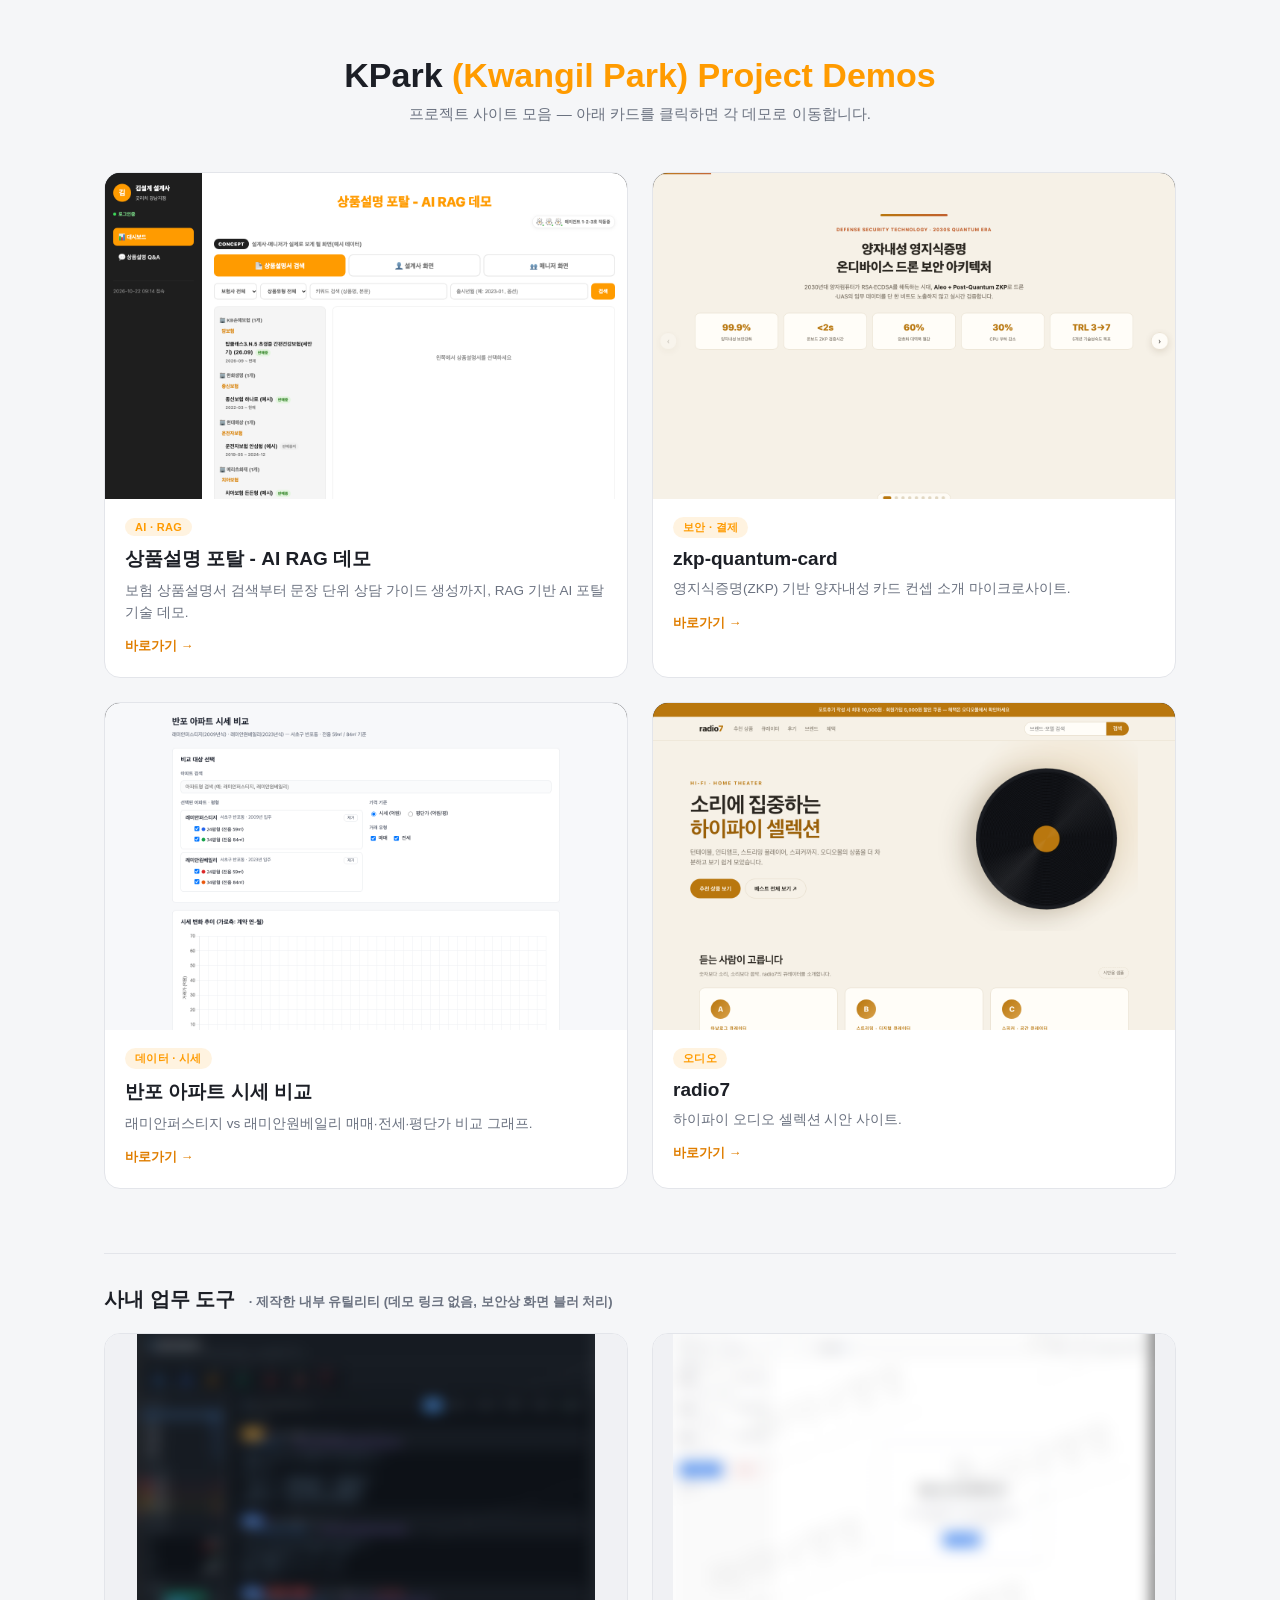
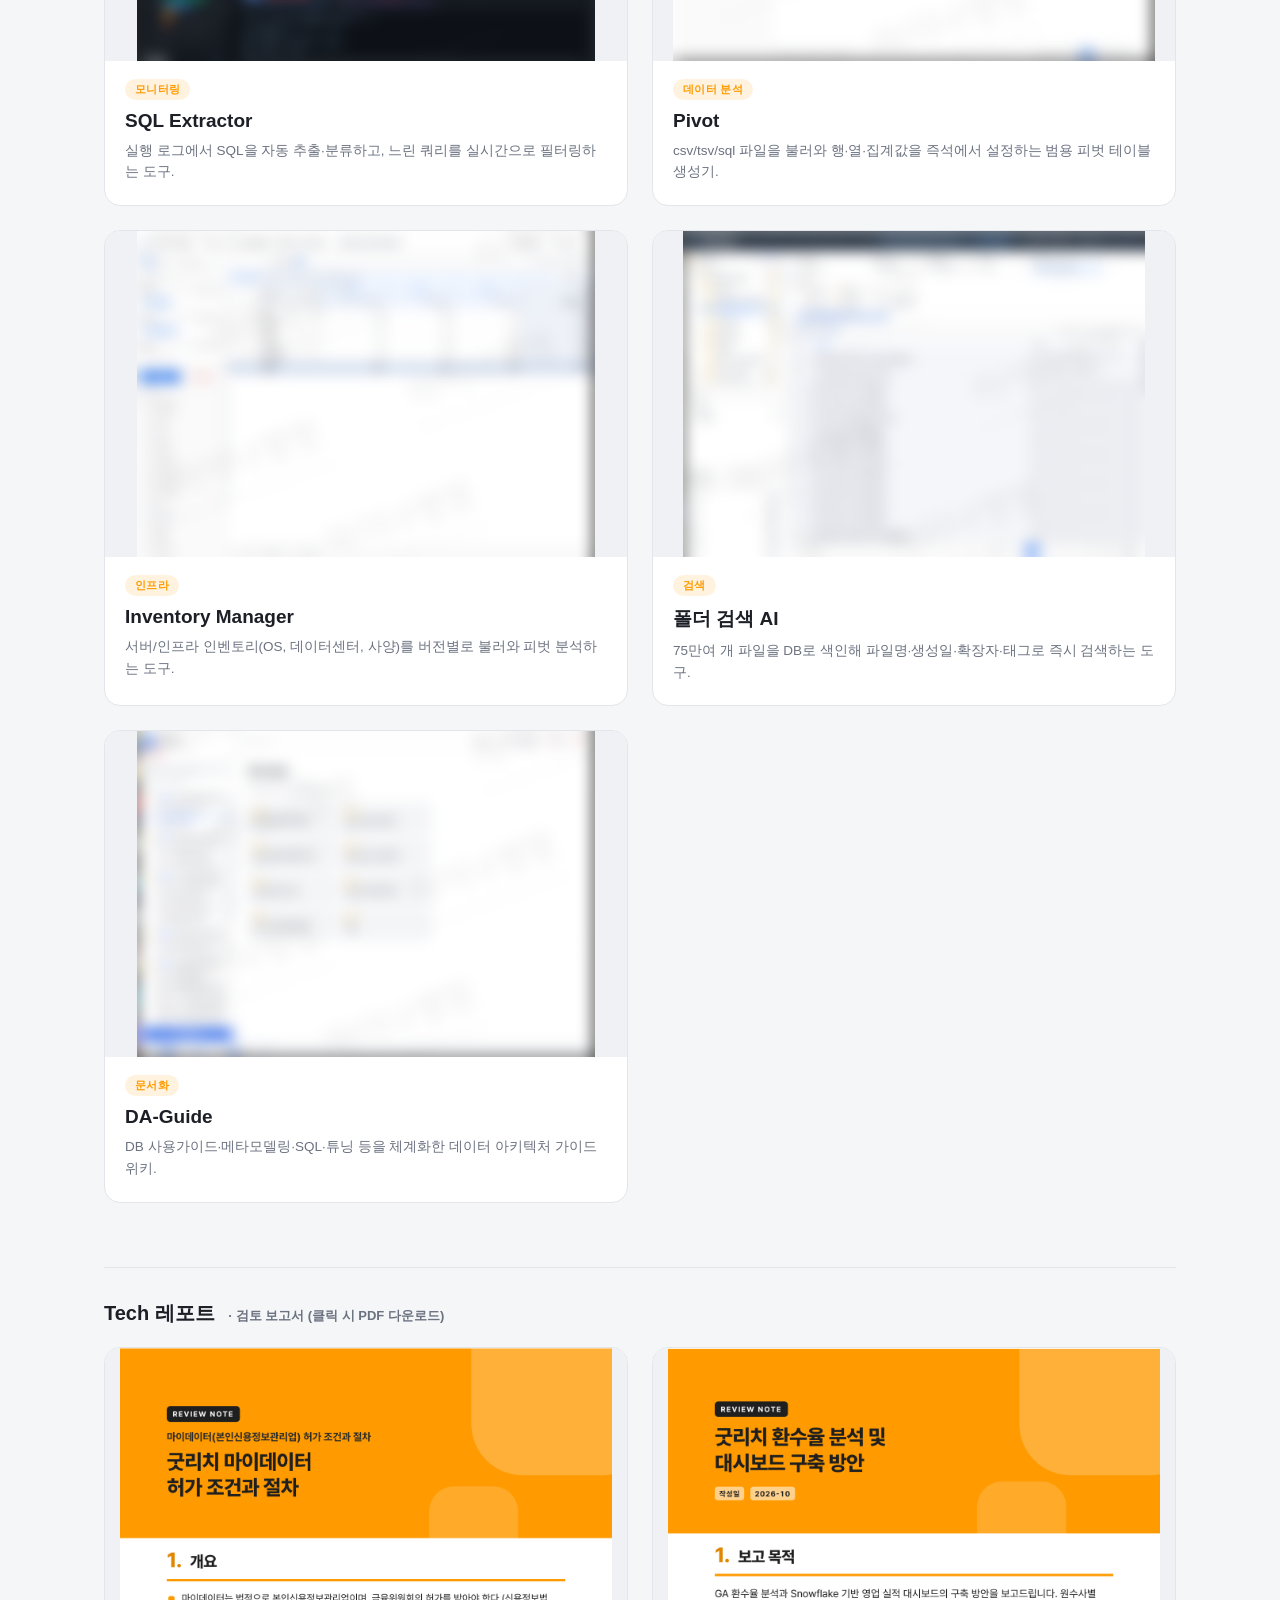
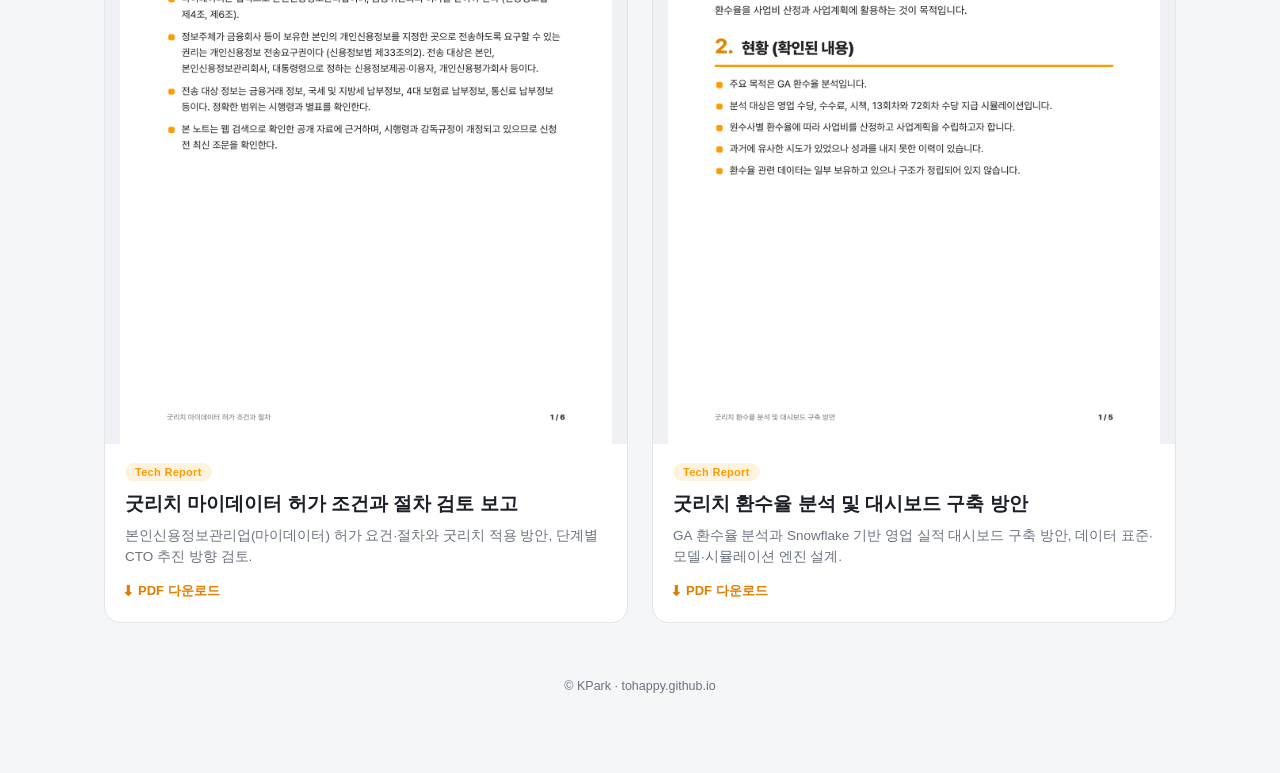
<file: index.html>
<!DOCTYPE html>
<html lang="ko">
<head>
<meta charset="UTF-8">
<meta name="viewport" content="width=device-width, initial-scale=1">
<title>KPark (Kwangil Park) Project Demos</title>
<style>
  :root {
    --bg: #f5f6f8; --panel: #ffffff; --border: #e3e5ea;
    --text: #1c1f26; --text-muted: #6b7280; --accent: #ff9b00; --accent-2: #e07e00;
  }
  * { box-sizing: border-box; }
  body {
    margin: 0; font-family: -apple-system, BlinkMacSystemFont, "Pretendard", "Apple SD Gothic Neo", sans-serif;
    background: var(--bg); color: var(--text);
  }
  .wrap { max-width: 1120px; margin: 0 auto; padding: 56px 24px 80px; }
  header { text-align: center; margin-bottom: 48px; }
  header h1 { font-size: 34px; font-weight: 800; margin: 0 0 10px; }
  header h1 span { color: var(--accent); }
  header p { color: var(--text-muted); font-size: 15px; margin: 0; }

  .grid { display: grid; grid-template-columns: repeat(2, 1fr); gap: 24px; }
  @media (max-width: 760px) { .grid { grid-template-columns: 1fr; } }

  .card {
    background: var(--panel); border: 1px solid var(--border); border-radius: 16px;
    overflow: hidden; display: flex; flex-direction: column; text-decoration: none; color: inherit;
    transition: transform .15s ease, border-color .15s ease;
  }
  .card:hover { transform: translateY(-4px); border-color: var(--accent); }
  .card .thumb { aspect-ratio: 16/10; overflow: hidden; background: #000; position: relative; }
  .card .thumb img { width: 100%; height: 100%; object-fit: cover; object-position: top; display: block; }
  .card .body { padding: 18px 20px 22px; }
  .card .tag {
    display: inline-block; font-size: 11px; font-weight: 800; letter-spacing: .3px;
    color: var(--accent); background: rgba(255,155,0,.12); border-radius: 999px;
    padding: 3px 10px; margin-bottom: 10px;
  }
  .card h2 { font-size: 19px; margin: 0 0 8px; font-weight: 800; }
  .card p { font-size: 13.5px; color: var(--text-muted); margin: 0; line-height: 1.6; }
  .card .link-row {
    margin-top: 14px; font-size: 13px; font-weight: 700; color: var(--accent-2);
    display: flex; align-items: center; gap: 4px;
  }

  .section-title {
    margin: 64px 0 20px; font-size: 20px; font-weight: 800;
    padding-top: 32px; border-top: 1px solid var(--border);
  }
  .section-title .muted { font-size: 13px; font-weight: 600; color: var(--text-muted); margin-left: 8px; }

  .card.static { cursor: default; }
  .card.static:hover { transform: none; border-color: var(--border); }
  .card.static .thumb img { object-fit: contain; background: #f0f1f4; }

  .card.report .thumb { aspect-ratio: 3/4; background: #f0f1f4; }
  .card.report .thumb img { object-fit: contain; object-position: top; }
  .card.report .link-row {
    display: flex; align-items: center; gap: 6px;
  }
  .card.report .link-row::before { content: "⬇"; font-size: 14px; }

  footer { text-align: center; margin-top: 56px; font-size: 12.5px; color: var(--text-muted); }
</style>
</head>
<body>
  <div class="wrap">
    <header>
      <h1>KPark <span>(Kwangil Park) Project Demos</span></h1>
      <p>프로젝트 사이트 모음 — 아래 카드를 클릭하면 각 데모로 이동합니다.</p>
    </header>

    <div class="grid">

      <a class="card" href="https://kwangil-macmini-m6.tailc359fa.ts.net/" target="_blank" rel="noopener">
        <div class="thumb"><img src="assets/shots/goodrich-rag-demo.png" alt="상품설명 포탈 - AI RAG 데모" loading="lazy" /></div>
        <div class="body">
          <span class="tag">AI · RAG</span>
          <h2>상품설명 포탈 - AI RAG 데모</h2>
          <p>보험 상품설명서 검색부터 문장 단위 상담 가이드 생성까지, RAG 기반 AI 포탈 기술 데모.</p>
          <div class="link-row">바로가기 →</div>
        </div>
      </a>

      <a class="card" href="app/zkp-quantum-card/" target="_blank" rel="noopener">
        <div class="thumb"><img src="assets/shots/zkp-quantum-card.png" alt="zkp-quantum-card" loading="lazy" /></div>
        <div class="body">
          <span class="tag">보안 · 결제</span>
          <h2>zkp-quantum-card</h2>
          <p>영지식증명(ZKP) 기반 양자내성 카드 컨셉 소개 마이크로사이트.</p>
          <div class="link-row">바로가기 →</div>
        </div>
      </a>

      <a class="card" href="app/apt-price-compare/" target="_blank" rel="noopener">
        <div class="thumb"><img src="assets/shots/apt-price-compare.png" alt="apt-price-compare" loading="lazy" /></div>
        <div class="body">
          <span class="tag">데이터 · 시세</span>
          <h2>반포 아파트 시세 비교</h2>
          <p>래미안퍼스티지 vs 래미안원베일리 매매·전세·평단가 비교 그래프.</p>
          <div class="link-row">바로가기 →</div>
        </div>
      </a>

      <a class="card" href="app/radio7/" target="_blank" rel="noopener">
        <div class="thumb"><img src="assets/shots/radio7.png" alt="radio7" loading="lazy" /></div>
        <div class="body">
          <span class="tag">오디오</span>
          <h2>radio7</h2>
          <p>하이파이 오디오 셀렉션 시안 사이트.</p>
          <div class="link-row">바로가기 →</div>
        </div>
      </a>

    </div>

    <h2 class="section-title">사내 업무 도구 <span class="muted">· 제작한 내부 유틸리티 (데모 링크 없음, 보안상 화면 블러 처리)</span></h2>
    <div class="grid">

      <div class="card static">
        <div class="thumb"><img src="assets/tools/sql-extractor.png" alt="SQL Extractor" loading="lazy" /></div>
        <div class="body">
          <span class="tag">모니터링</span>
          <h2>SQL Extractor</h2>
          <p>실행 로그에서 SQL을 자동 추출·분류하고, 느린 쿼리를 실시간으로 필터링하는 도구.</p>
        </div>
      </div>

      <div class="card static">
        <div class="thumb"><img src="assets/tools/pivot.png" alt="Pivot" loading="lazy" /></div>
        <div class="body">
          <span class="tag">데이터 분석</span>
          <h2>Pivot</h2>
          <p>csv/tsv/sql 파일을 불러와 행·열·집계값을 즉석에서 설정하는 범용 피벗 테이블 생성기.</p>
        </div>
      </div>

      <div class="card static">
        <div class="thumb"><img src="assets/tools/inventory-manager.png" alt="Inventory Manager" loading="lazy" /></div>
        <div class="body">
          <span class="tag">인프라</span>
          <h2>Inventory Manager</h2>
          <p>서버/인프라 인벤토리(OS, 데이터센터, 사양)를 버전별로 불러와 피벗 분석하는 도구.</p>
        </div>
      </div>

      <div class="card static">
        <div class="thumb"><img src="assets/tools/file-search-ai.png" alt="폴더 검색 AI" loading="lazy" /></div>
        <div class="body">
          <span class="tag">검색</span>
          <h2>폴더 검색 AI</h2>
          <p>75만여 개 파일을 DB로 색인해 파일명·생성일·확장자·태그로 즉시 검색하는 도구.</p>
        </div>
      </div>

      <div class="card static">
        <div class="thumb"><img src="assets/tools/da-guide.png" alt="DA-Guide" loading="lazy" /></div>
        <div class="body">
          <span class="tag">문서화</span>
          <h2>DA-Guide</h2>
          <p>DB 사용가이드·메타모델링·SQL·튜닝 등을 체계화한 데이터 아키텍처 가이드 위키.</p>
        </div>
      </div>

    </div>

    <h2 class="section-title">Tech 레포트 <span class="muted">· 검토 보고서 (클릭 시 PDF 다운로드)</span></h2>
    <div class="grid">

      <a class="card report" href="reports/goodrich-mydata-license.pdf" download target="_blank" rel="noopener">
        <div class="thumb"><img src="assets/reports/goodrich-mydata-license.png" alt="굿리치 마이데이터 허가 조건과 절차 검토 보고" loading="lazy" /></div>
        <div class="body">
          <span class="tag">Tech Report</span>
          <h2>굿리치 마이데이터 허가 조건과 절차 검토 보고</h2>
          <p>본인신용정보관리업(마이데이터) 허가 요건·절차와 굿리치 적용 방안, 단계별 CTO 추진 방향 검토.</p>
          <div class="link-row">PDF 다운로드</div>
        </div>
      </a>

      <a class="card report" href="reports/goodrich-refund-rate-dashboard.pdf" download target="_blank" rel="noopener">
        <div class="thumb"><img src="assets/reports/goodrich-refund-rate-dashboard.png" alt="굿리치 환수율 분석 및 대시보드 구축 방안" loading="lazy" /></div>
        <div class="body">
          <span class="tag">Tech Report</span>
          <h2>굿리치 환수율 분석 및 대시보드 구축 방안</h2>
          <p>GA 환수율 분석과 Snowflake 기반 영업 실적 대시보드 구축 방안, 데이터 표준·모델·시뮬레이션 엔진 설계.</p>
          <div class="link-row">PDF 다운로드</div>
        </div>
      </a>

    </div>

    <footer>© KPark · tohappy.github.io</footer>
  </div>
</body>
</html>
</file>
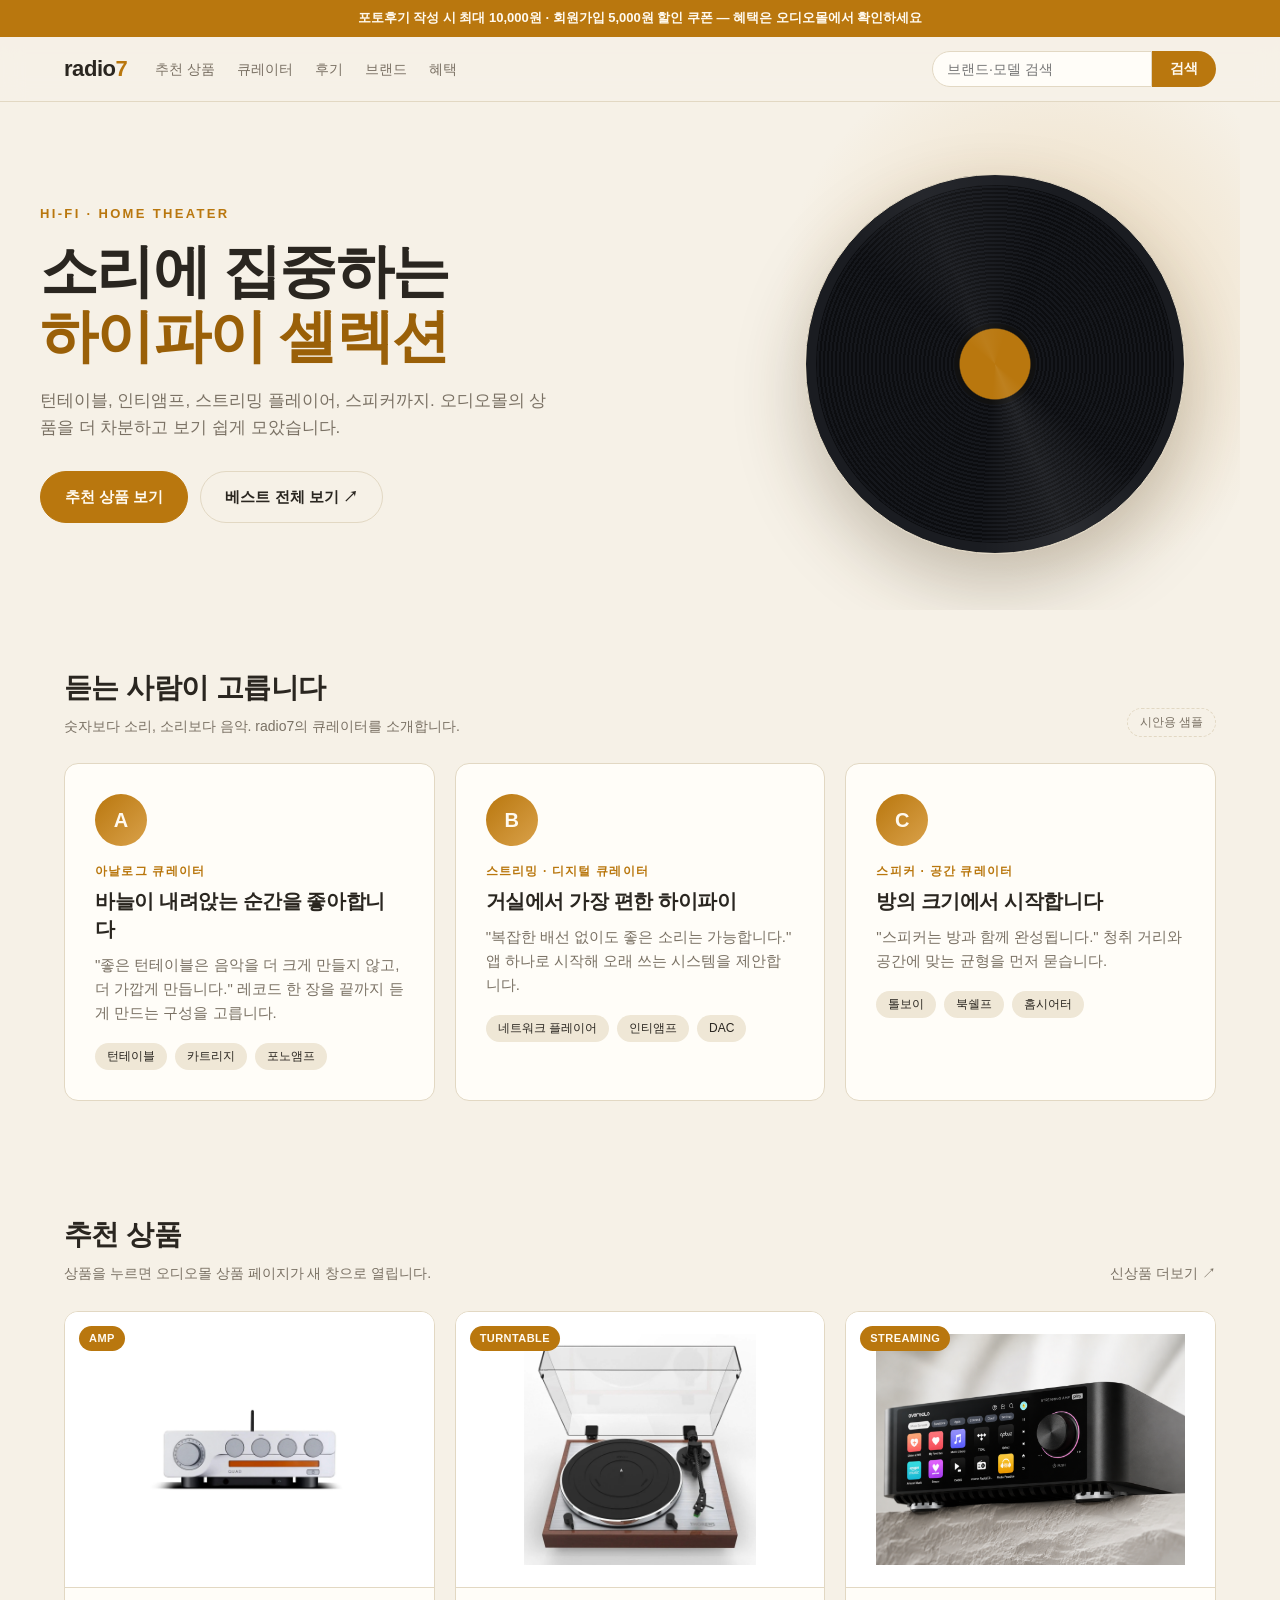
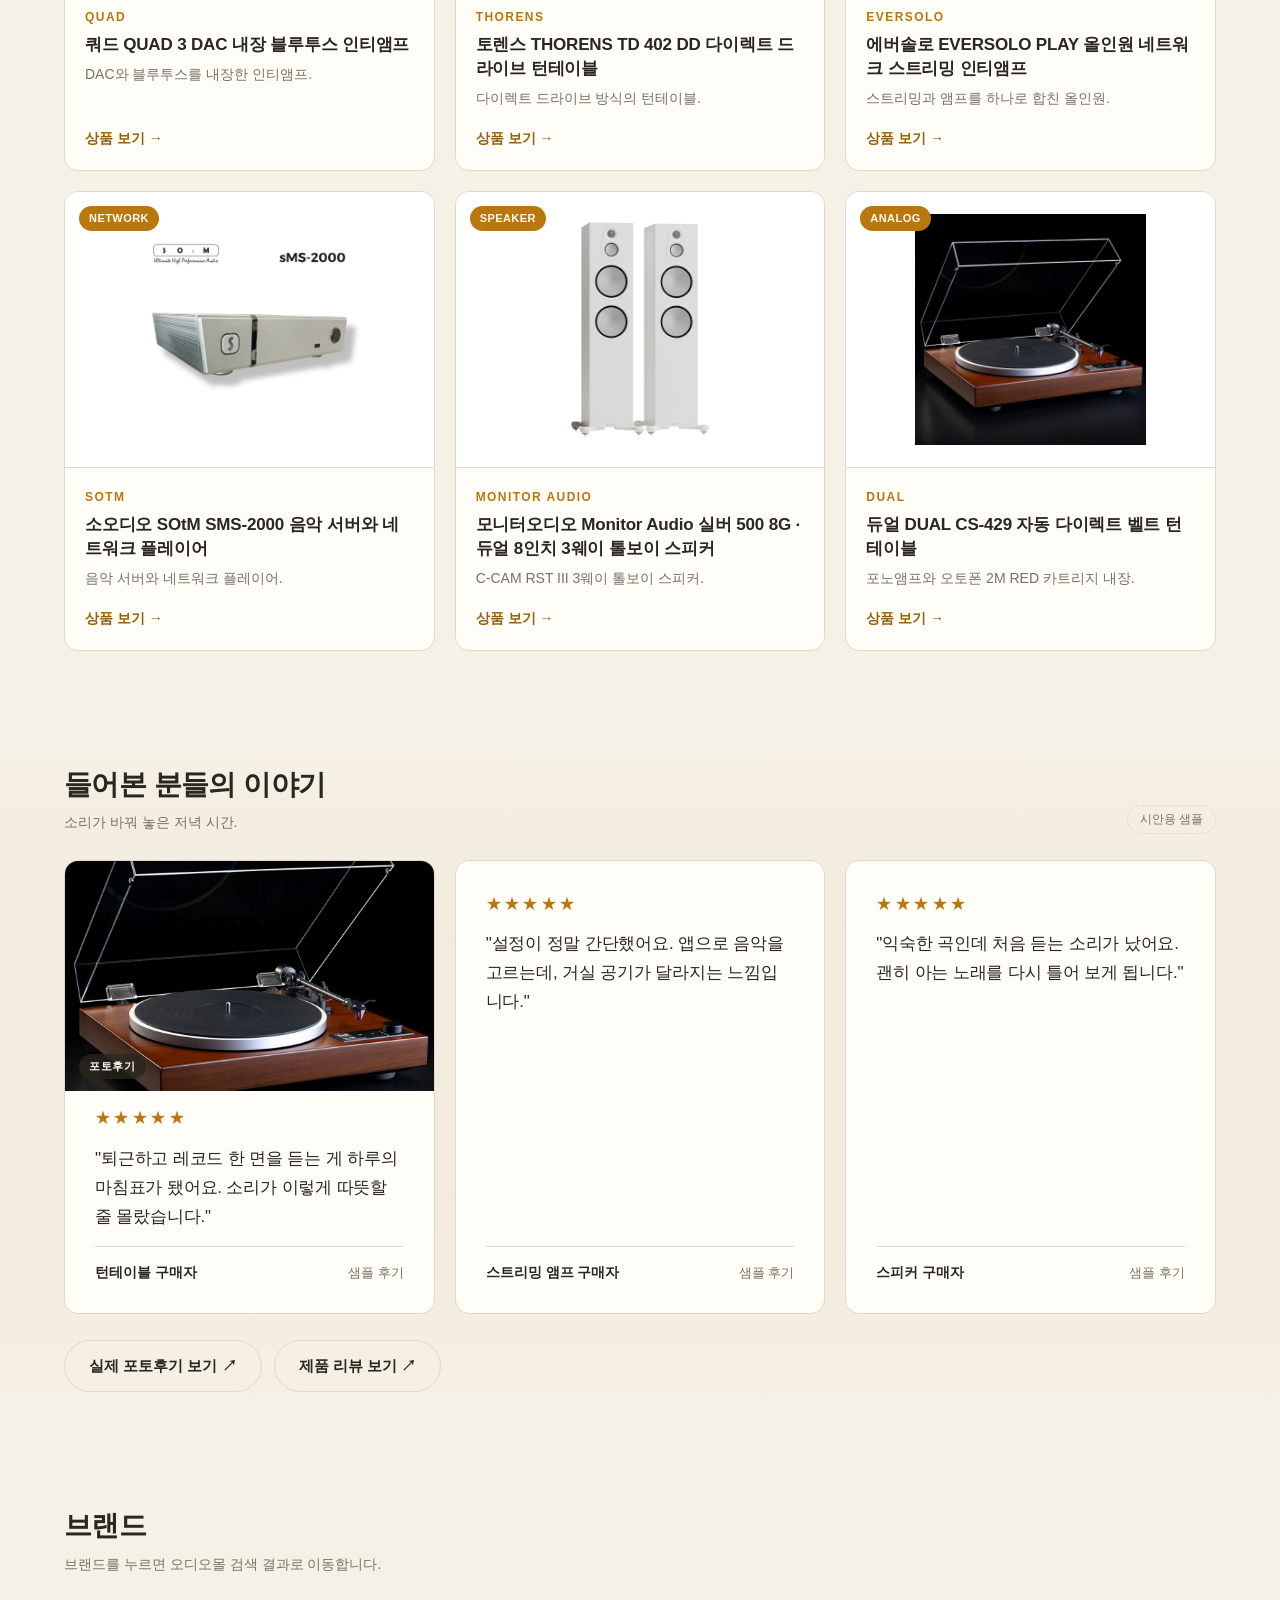
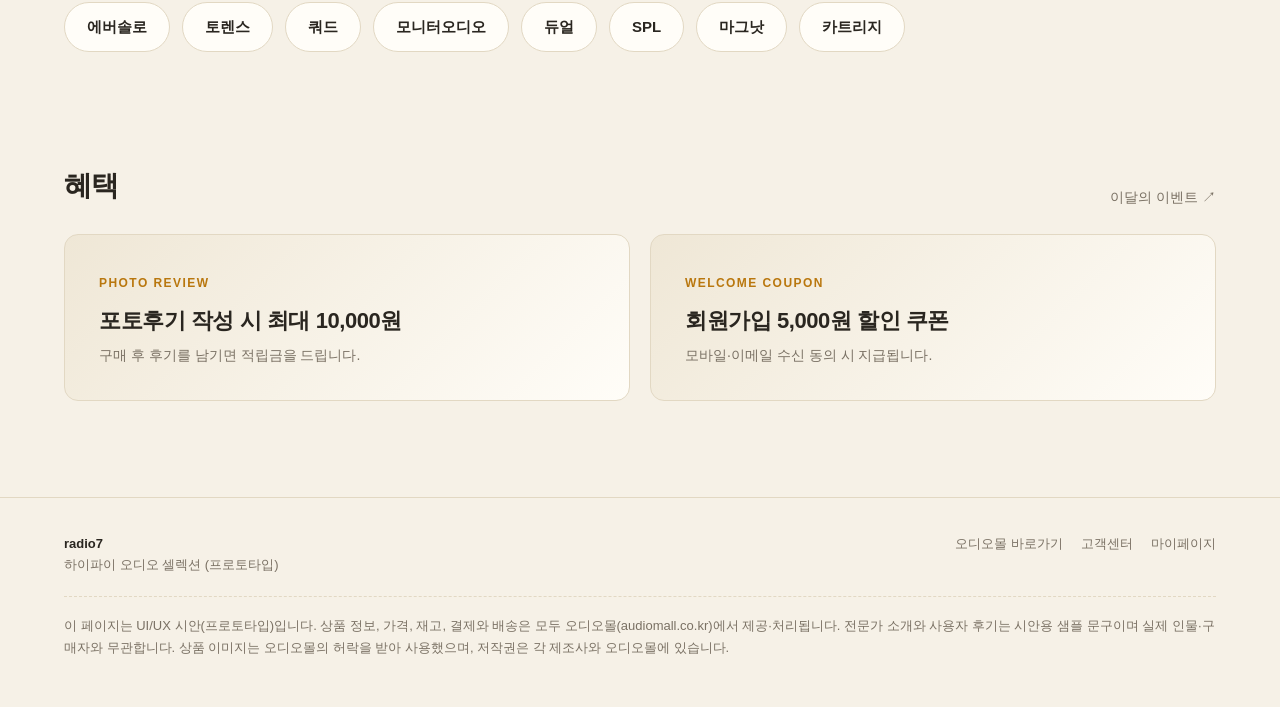
<file: app/radio7/index.html>
<!DOCTYPE html>
<html lang="ko">
<head>
<meta charset="utf-8">
<meta name="viewport" content="width=device-width, initial-scale=1">
<title>radio7 · 하이파이 오디오 셀렉션</title>
<meta name="description" content="radio7 — 하이파이·홈시어터 셀렉션 (프로토타입). 상품 정보와 구매는 오디오몰에서 진행됩니다.">
<style>
  :root {
    --bg: #f6f1e7;
    --panel: #fffdf8;
    --panel-2: #efe7d6;
    --line: #e2d8c3;
    --text: #2a2620;
    --muted: #7a7164;
    --accent: #b9770e;
    --accent-2: #9a6008;
    --radius: 14px;
    --max: 1200px;
  }
  * { box-sizing: border-box; margin: 0; padding: 0; }
  html { scroll-behavior: smooth; }
  body {
    background: var(--bg);
    color: var(--text);
    font-family: Pretendard, -apple-system, BlinkMacSystemFont, "Apple SD Gothic Neo", "Noto Sans KR", "Segoe UI", sans-serif;
    line-height: 1.6;
    -webkit-font-smoothing: antialiased;
  }
  a { color: inherit; text-decoration: none; }
  .wrap { max-width: var(--max); margin: 0 auto; padding: 0 24px; }

  /* 상단 알림 */
  .notice {
    background: var(--accent);
    color: #fffaf0;
    font-size: 13px;
    text-align: center;
    padding: 8px 16px;
    font-weight: 600;
  }

  /* 헤더 */
  header {
    position: sticky; top: 0; z-index: 10;
    background: rgba(246,241,231,.88);
    backdrop-filter: blur(12px);
    border-bottom: 1px solid var(--line);
  }
  .nav { display: flex; align-items: center; gap: 28px; height: 64px; }
  .logo { font-size: 22px; font-weight: 800; letter-spacing: -.02em; }
  .logo b { color: var(--accent); }
  nav { display: flex; gap: 22px; font-size: 14px; color: var(--muted); }
  nav a:hover { color: var(--text); }
  .search { margin-left: auto; display: flex; }
  .search input {
    width: 220px; background: var(--panel); border: 1px solid var(--line);
    color: var(--text); padding: 9px 14px; border-radius: 999px 0 0 999px;
    font-size: 14px; outline: none;
  }
  .search input:focus { border-color: var(--accent); }
  .search button {
    background: var(--accent); border: 0; color: #fffaf0; font-weight: 700;
    padding: 0 18px; border-radius: 0 999px 999px 0; cursor: pointer; font-size: 14px;
  }

  /* 히어로 */
  .hero { padding: 72px 0 56px; position: relative; overflow: hidden; }
  .hero::before {
    content: ""; position: absolute; inset: -20% -10% auto auto; width: 620px; height: 620px;
    background: radial-gradient(circle, rgba(212,160,80,.28), transparent 62%);
    pointer-events: none;
  }
  .hero-grid { display: grid; grid-template-columns: 1.15fr .85fr; gap: 48px; align-items: center; position: relative; }
  .eyebrow { color: var(--accent); font-size: 13px; letter-spacing: .18em; text-transform: uppercase; font-weight: 700; }
  h1 { font-size: clamp(34px, 5vw, 58px); line-height: 1.12; letter-spacing: -.03em; margin: 14px 0 18px; }
  h1 em { font-style: normal; color: var(--accent-2); }
  .hero p { color: var(--muted); max-width: 520px; font-size: 17px; }
  .cta { display: flex; gap: 12px; margin-top: 30px; flex-wrap: wrap; }
  .btn {
    display: inline-flex; align-items: center; gap: 8px;
    padding: 13px 24px; border-radius: 999px; font-weight: 700; font-size: 15px;
    border: 1px solid var(--line); transition: .2s;
  }
  .btn.primary { background: var(--accent); color: #fffaf0; border-color: var(--accent); }
  .btn.primary:hover { background: var(--accent-2); border-color: var(--accent-2); }
  .btn.ghost:hover { border-color: var(--accent); color: var(--accent-2); }

  /* 히어로 비주얼: 레코드 */
  .vinyl-stage { display: grid; place-items: center; }
  .vinyl {
    width: min(380px, 80vw); aspect-ratio: 1; border-radius: 50%;
    background:
      radial-gradient(circle at 50% 50%, var(--accent) 0 13%, #111 13.5% 15%, transparent 15.5%),
      repeating-radial-gradient(circle at 50% 50%, #15171c 0 2px, #0c0d10 2px 4px);
    border: 1px solid var(--line);
    box-shadow: 0 30px 70px rgba(70,50,20,.28), inset 0 0 0 10px #1a1c21;
    position: relative;
    animation: spin 14s linear infinite;
  }
  .vinyl::after {
    content: ""; position: absolute; inset: 0; border-radius: 50%;
    background: conic-gradient(from 20deg, transparent 0 30%, rgba(255,255,255,.07) 38%, transparent 46% 80%, rgba(255,255,255,.05) 88%, transparent);
  }
  @keyframes spin { to { transform: rotate(360deg); } }
  @media (prefers-reduced-motion: reduce) { .vinyl { animation: none; } }

  /* 섹션 공통 */
  section { padding: 56px 0; }
  .sec-head { display: flex; align-items: end; justify-content: space-between; margin-bottom: 26px; gap: 16px; }
  .sec-head h2 { font-size: 28px; letter-spacing: -.02em; }
  .sec-head p { color: var(--muted); font-size: 14px; margin-top: 4px; }
  .more { color: var(--muted); font-size: 14px; white-space: nowrap; }
  .more:hover { color: var(--accent-2); }

  /* 샘플 표시 */
  .sample { font-size: 12px; color: var(--muted); border: 1px dashed var(--line); padding: 4px 12px; border-radius: 999px; white-space: nowrap; }

  /* 전문가 소개 */
  .experts { display: grid; grid-template-columns: repeat(3, 1fr); gap: 20px; }
  .expert { background: var(--panel); border: 1px solid var(--line); border-radius: var(--radius); padding: 30px; transition: .2s; }
  .expert:hover { border-color: var(--accent); }
  .avatar { width: 52px; height: 52px; border-radius: 50%; display: grid; place-items: center; font-weight: 800; font-size: 20px; color: #fffaf0; background: linear-gradient(135deg, var(--accent), #d9a14a); margin-bottom: 16px; }
  .role { color: var(--accent); font-size: 12px; font-weight: 700; letter-spacing: .1em; }
  .expert h3 { font-size: 20px; line-height: 1.4; letter-spacing: -.02em; margin: 6px 0 10px; }
  .expert p { color: var(--muted); font-size: 15px; }
  .chips { display: flex; flex-wrap: wrap; gap: 8px; margin-top: 18px; }
  .chips span { font-size: 12px; padding: 4px 12px; border-radius: 999px; background: var(--panel-2); color: var(--text); }

  /* 사용자 후기 */
  #voices { background: linear-gradient(180deg, transparent, rgba(239,231,214,.55) 30%, rgba(239,231,214,.55) 70%, transparent); }
  .voices { display: grid; grid-template-columns: repeat(3, 1fr); gap: 20px; }
  .voice { background: var(--panel); border: 1px solid var(--line); border-radius: var(--radius); padding: 30px; display: flex; flex-direction: column; gap: 14px; }
  .stars { color: var(--accent); letter-spacing: .15em; font-size: 16px; }
  .voice blockquote { font-size: 17px; line-height: 1.7; letter-spacing: -.01em; flex: 1; }
  .voice figcaption { display: flex; justify-content: space-between; align-items: baseline; font-size: 13px; color: var(--muted); border-top: 1px solid var(--line); padding-top: 14px; }
  .voice figcaption b { color: var(--text); font-size: 14px; }
  .voice.has-photo { padding-top: 0; overflow: hidden; }
  .voice .photo { position: relative; margin: 0 -30px; aspect-ratio: 16 / 10; overflow: hidden; background: #111; }
  .voice .photo img { width: 100%; height: 100%; object-fit: cover; display: block; }
  .photo-tag { position: absolute; left: 14px; bottom: 12px; font-size: 11px; font-weight: 800; letter-spacing: .06em; color: #fffaf0; background: rgba(42,38,32,.78); padding: 4px 10px; border-radius: 999px; }
  .voices-more { display: flex; gap: 12px; margin-top: 26px; flex-wrap: wrap; }

  /* 상품 카드 */
  .grid { display: grid; grid-template-columns: repeat(3, 1fr); gap: 20px; }
  .card {
    background: var(--panel); border: 1px solid var(--line); border-radius: var(--radius);
    overflow: hidden; display: flex; flex-direction: column; transition: .25s;
  }
  .card:hover { border-color: var(--accent); transform: translateY(-4px); box-shadow: 0 18px 40px rgba(90,65,25,.16); }
  .thumb {
    aspect-ratio: 4 / 3; display: grid; place-items: center; position: relative;
    background: #fff;
    border-bottom: 1px solid var(--line);
  }
  .thumb { overflow: hidden; }
  .thumb img { position: absolute; inset: 0; width: 100%; height: 100%; object-fit: contain; padding: 22px; transition: transform .3s; }
  .card:hover .thumb img { transform: scale(1.05); }
  .tag {
    position: absolute; z-index: 2; top: 14px; left: 14px; background: var(--accent); color: #fffaf0;
    font-size: 11px; font-weight: 800; padding: 4px 10px; border-radius: 999px; letter-spacing: .04em;
  }
  .card-body { padding: 20px; display: flex; flex-direction: column; gap: 6px; flex: 1; }
  .brand { color: var(--accent); font-size: 12px; font-weight: 700; letter-spacing: .12em; text-transform: uppercase; }
  .card h3 { font-size: 17px; line-height: 1.4; letter-spacing: -.01em; }
  .card p { color: var(--muted); font-size: 14px; flex: 1; }
  .card .go { margin-top: 12px; font-size: 14px; font-weight: 700; color: var(--accent-2); }
  .card .go::after { content: " →"; transition: margin .2s; }
  .card:hover .go::after { margin-left: 4px; }

  /* 브랜드 */
  .brands { display: flex; flex-wrap: wrap; gap: 12px; }
  .brands a {
    padding: 12px 22px; border: 1px solid var(--line); border-radius: 999px;
    background: var(--panel); font-weight: 700; font-size: 15px; transition: .2s;
  }
  .brands a:hover { border-color: var(--accent); color: var(--accent-2); }

  /* 혜택 배너 */
  .promo {
    display: grid; grid-template-columns: 1fr 1fr; gap: 20px;
  }
  .promo a {
    border-radius: var(--radius); padding: 34px; border: 1px solid var(--line);
    background: linear-gradient(135deg, var(--panel-2), var(--panel)); transition: .2s; display: block;
  }
  .promo a:hover { border-color: var(--accent); }
  .promo small { color: var(--accent); font-weight: 700; letter-spacing: .12em; font-size: 12px; }
  .promo h3 { font-size: 22px; margin: 8px 0 6px; letter-spacing: -.02em; }
  .promo p { color: var(--muted); font-size: 14px; }

  /* 푸터 */
  footer { border-top: 1px solid var(--line); margin-top: 40px; padding: 36px 0 48px; color: var(--muted); font-size: 13px; }
  footer .cols { display: flex; justify-content: space-between; gap: 24px; flex-wrap: wrap; }
  footer b { color: var(--text); }
  footer .links { display: flex; gap: 18px; flex-wrap: wrap; }
  footer .links a:hover { color: var(--text); }
  .disclaimer { margin-top: 20px; padding-top: 18px; border-top: 1px dashed var(--line); line-height: 1.7; }

  /* 반응형 */
  @media (max-width: 960px) {
    .hero-grid { grid-template-columns: 1fr; }
    .vinyl-stage { order: -1; }
    .experts, .voices { grid-template-columns: 1fr; }
    .grid { grid-template-columns: repeat(2, 1fr); }
    nav { display: none; }
  }
  @media (max-width: 600px) {
    .wrap { padding: 0 16px; }
    .grid, .promo { grid-template-columns: 1fr; }
    .search input { width: 140px; }
    .hero { padding-top: 40px; }
  }
</style>
</head>
<body>

<div class="notice">포토후기 작성 시 최대 10,000원 · 회원가입 5,000원 할인 쿠폰 — 혜택은 오디오몰에서 확인하세요</div>

<header>
  <div class="wrap nav">
    <a class="logo" href="#top">radio<b>7</b></a>
    <nav>
      <a href="#picks">추천 상품</a>
      <a href="#experts">큐레이터</a>
      <a href="#voices">후기</a>
      <a href="#brands">브랜드</a>
      <a href="#benefit">혜택</a>
    </nav>
    <form class="search" action="https://audiomall.co.kr/product/search.html" method="get" target="_blank" rel="noopener">
      <input type="search" name="keyword" placeholder="브랜드·모델 검색" aria-label="상품 검색">
      <button type="submit">검색</button>
    </form>
  </div>
</header>

<main id="top">

  <!-- 히어로 -->
  <div class="wrap hero">
    <div class="hero-grid">
      <div>
        <div class="eyebrow">Hi-Fi · Home Theater</div>
        <h1>소리에 집중하는<br><em>하이파이 셀렉션</em></h1>
        <p>턴테이블, 인티앰프, 스트리밍 플레이어, 스피커까지. 오디오몰의 상품을 더 차분하고 보기 쉽게 모았습니다.</p>
        <div class="cta">
          <a class="btn primary" href="#picks">추천 상품 보기</a>
          <a class="btn ghost" href="https://audiomall.co.kr/product/list100.html?cate_no=53" target="_blank" rel="noopener">베스트 전체 보기 ↗</a>
        </div>
      </div>
      <div class="vinyl-stage" aria-hidden="true"><div class="vinyl"></div></div>
    </div>
  </div>

  <!-- 전문가 소개 -->
  <section id="experts">
    <div class="wrap">
      <div class="sec-head">
        <div><h2>듣는 사람이 고릅니다</h2><p>숫자보다 소리, 소리보다 음악. radio7의 큐레이터를 소개합니다.</p></div>
        <span class="sample">시안용 샘플</span>
      </div>
      <div class="experts">
        <article class="expert">
          <div class="avatar">A</div>
          <div class="role">아날로그 큐레이터</div>
          <h3>바늘이 내려앉는 순간을 좋아합니다</h3>
          <p>"좋은 턴테이블은 음악을 더 크게 만들지 않고, 더 가깝게 만듭니다." 레코드 한 장을 끝까지 듣게 만드는 구성을 고릅니다.</p>
          <div class="chips"><span>턴테이블</span><span>카트리지</span><span>포노앰프</span></div>
        </article>
        <article class="expert">
          <div class="avatar">B</div>
          <div class="role">스트리밍 · 디지털 큐레이터</div>
          <h3>거실에서 가장 편한 하이파이</h3>
          <p>"복잡한 배선 없이도 좋은 소리는 가능합니다." 앱 하나로 시작해 오래 쓰는 시스템을 제안합니다.</p>
          <div class="chips"><span>네트워크 플레이어</span><span>인티앰프</span><span>DAC</span></div>
        </article>
        <article class="expert">
          <div class="avatar">C</div>
          <div class="role">스피커 · 공간 큐레이터</div>
          <h3>방의 크기에서 시작합니다</h3>
          <p>"스피커는 방과 함께 완성됩니다." 청취 거리와 공간에 맞는 균형을 먼저 묻습니다.</p>
          <div class="chips"><span>톨보이</span><span>북쉘프</span><span>홈시어터</span></div>
        </article>
      </div>
    </div>
  </section>

  <!-- 추천 상품 -->
  <section id="picks">
    <div class="wrap">
      <div class="sec-head">
        <div><h2>추천 상품</h2><p>상품을 누르면 오디오몰 상품 페이지가 새 창으로 열립니다.</p></div>
        <a class="more" href="https://audiomall.co.kr/han/html/mainitems.html?group=1" target="_blank" rel="noopener">신상품 더보기 ↗</a>
      </div>

      <div class="grid">

        <a class="card" href="https://audiomall.co.kr/product/%EC%BF%BC%EB%93%9Cquad-quad-3-dac-%EB%82%B4%EC%9E%A5-%EB%B8%94%EB%A3%A8%ED%88%AC%EC%8A%A4-%EC%9D%B8%ED%8B%B0%EC%95%B0%ED%94%84/312/category/49/display/1/" target="_blank" rel="noopener">
          <div class="thumb">
            <span class="tag">AMP</span>
            <img src="images/quad.jpg" alt="쿼드 QUAD 3" loading="lazy">
          </div>
          <div class="card-body">
            <div class="brand">Quad</div>
            <h3>쿼드 QUAD 3 DAC 내장 블루투스 인티앰프</h3>
            <p>DAC와 블루투스를 내장한 인티앰프.</p>
            <div class="go">상품 보기</div>
          </div>
        </a>

        <a class="card" href="https://audiomall.co.kr/product/%ED%86%A0%EB%A0%8C%EC%8A%A4-thorens-td-402-dd-%EB%8B%A4%EC%9D%B4%EB%A0%89%ED%8A%B8-%EB%93%9C%EB%9D%BC%EC%9D%B4%EB%B8%8C-%ED%84%B4%ED%85%8C%EC%9D%B4%EB%B8%94/319/category/76/display/1/" target="_blank" rel="noopener">
          <div class="thumb">
            <span class="tag">TURNTABLE</span>
            <img src="images/thorens.jpg" alt="토렌스 TD 402 DD" loading="lazy">
          </div>
          <div class="card-body">
            <div class="brand">Thorens</div>
            <h3>토렌스 THORENS TD 402 DD 다이렉트 드라이브 턴테이블</h3>
            <p>다이렉트 드라이브 방식의 턴테이블.</p>
            <div class="go">상품 보기</div>
          </div>
        </a>

        <a class="card" href="https://audiomall.co.kr/product/%EC%97%90%EB%B2%84%EC%86%94%EB%A1%9Ceversolo-play-%EC%98%AC%EC%9D%B8%EC%9B%90-%EB%84%A4%ED%8A%B8%EC%9B%8C%ED%81%AC-%EC%8A%A4%ED%8A%B8%EB%A6%AC%EB%B0%8D-%EC%9D%B8%ED%8B%B0%EC%95%B0%ED%94%84/316/category/49/display/1/" target="_blank" rel="noopener">
          <div class="thumb">
            <span class="tag">STREAMING</span>
            <img src="images/eversolo.png" alt="에버솔로 PLAY" loading="lazy">
          </div>
          <div class="card-body">
            <div class="brand">Eversolo</div>
            <h3>에버솔로 EVERSOLO PLAY 올인원 네트워크 스트리밍 인티앰프</h3>
            <p>스트리밍과 앰프를 하나로 합친 올인원.</p>
            <div class="go">상품 보기</div>
          </div>
        </a>

        <a class="card" href="https://audiomall.co.kr/product/%EC%86%9C%EC%98%A4%EB%94%94%EC%98%A4-sotm-sms-2000-%EC%9D%8C%EC%95%85-%EC%84%9C%EB%B2%84%EC%99%80-%EB%84%A4%ED%8A%B8%EC%9B%8C%ED%81%AC-%ED%94%8C%EB%A0%88%EC%9D%B4%EC%96%B4/261/category/53/display/1/" target="_blank" rel="noopener">
          <div class="thumb">
            <span class="tag">NETWORK</span>
            <img src="images/sotm.png" alt="SOtM sMS-2000" loading="lazy">
          </div>
          <div class="card-body">
            <div class="brand">SOtM</div>
            <h3>소오디오 SOtM SMS-2000 음악 서버와 네트워크 플레이어</h3>
            <p>음악 서버와 네트워크 플레이어.</p>
            <div class="go">상품 보기</div>
          </div>
        </a>

        <a class="card" href="https://audiomall.co.kr/product/%EB%AA%A8%EB%8B%88%ED%84%B0%EC%98%A4%EB%94%94%EC%98%A4-monitor-audio-%EC%8B%A4%EB%B2%84-500-8g-silver-500-8g-%EB%93%80%EC%96%BC-8%EC%9D%B8%EC%B9%98-c-cam-rst-iii-3%EC%9B%A8%EC%9D%B4-/484/category/55/display/1/" target="_blank" rel="noopener">
          <div class="thumb">
            <span class="tag">SPEAKER</span>
            <img src="images/monitor.jpg" alt="모니터오디오 Silver 500 8G" loading="lazy">
          </div>
          <div class="card-body">
            <div class="brand">Monitor Audio</div>
            <h3>모니터오디오 Monitor Audio 실버 500 8G · 듀얼 8인치 3웨이 톨보이 스피커</h3>
            <p>C-CAM RST III 3웨이 톨보이 스피커.</p>
            <div class="go">상품 보기</div>
          </div>
        </a>

        <a class="card" href="https://audiomall.co.kr/product/%EB%93%80%EC%96%BC-dual-cs-429-%EC%9E%90%EB%8F%99-%EB%8B%A4%EC%9D%B4%EB%A0%89%ED%8A%B8-%EB%B2%A8%ED%8A%B8-%ED%84%B4%ED%85%8C%EC%9D%B4%EB%B8%94-%ED%8F%AC%EB%85%B8%EC%95%B0%ED%94%84-%EC%98%A4%ED%86%A0%ED%8F%B0-2m-red-%EC%B9%B4%ED%8A%B8%EB%A6%AC%EC%A7%80-%EB%82%B4%EC%9E%A5/46/category/53/display/1/" target="_blank" rel="noopener">
          <div class="thumb">
            <span class="tag">ANALOG</span>
            <img src="images/dual.jpg" alt="듀얼 CS-429" loading="lazy">
          </div>
          <div class="card-body">
            <div class="brand">Dual</div>
            <h3>듀얼 DUAL CS-429 자동 다이렉트 벨트 턴테이블</h3>
            <p>포노앰프와 오토폰 2M RED 카트리지 내장.</p>
            <div class="go">상품 보기</div>
          </div>
        </a>

      </div>
    </div>
  </section>

  <!-- 사용자 후기 -->
  <section id="voices">
    <div class="wrap">
      <div class="sec-head">
        <div><h2>들어본 분들의 이야기</h2><p>소리가 바꿔 놓은 저녁 시간.</p></div>
        <span class="sample">시안용 샘플</span>
      </div>
      <div class="voices">
        <figure class="voice has-photo">
          <div class="photo"><img src="images/dual.jpg" alt="후기 사진: 턴테이블" loading="lazy"><span class="photo-tag">포토후기</span></div>
          <div class="stars" aria-label="별점 5점">★★★★★</div>
          <blockquote>"퇴근하고 레코드 한 면을 듣는 게 하루의 마침표가 됐어요. 소리가 이렇게 따뜻할 줄 몰랐습니다."</blockquote>
          <figcaption><b>턴테이블 구매자</b><span>샘플 후기</span></figcaption>
        </figure>
        <figure class="voice">
          <div class="stars" aria-label="별점 5점">★★★★★</div>
          <blockquote>"설정이 정말 간단했어요. 앱으로 음악을 고르는데, 거실 공기가 달라지는 느낌입니다."</blockquote>
          <figcaption><b>스트리밍 앰프 구매자</b><span>샘플 후기</span></figcaption>
        </figure>
        <figure class="voice">
          <div class="stars" aria-label="별점 5점">★★★★★</div>
          <blockquote>"익숙한 곡인데 처음 듣는 소리가 났어요. 괜히 아는 노래를 다시 틀어 보게 됩니다."</blockquote>
          <figcaption><b>스피커 구매자</b><span>샘플 후기</span></figcaption>
        </figure>
      </div>
      <div class="voices-more">
        <a class="btn ghost" href="https://audiomall.co.kr/board/product2/listhan.html?board_no=4" target="_blank" rel="noopener">실제 포토후기 보기 ↗</a>
        <a class="btn ghost" href="https://audiomall.co.kr/board/gallery2/list.html?board_no=12&amp;category_no=1" target="_blank" rel="noopener">제품 리뷰 보기 ↗</a>
      </div>
    </div>
  </section>

  <!-- 브랜드 -->
  <section id="brands">
    <div class="wrap">
      <div class="sec-head">
        <div><h2>브랜드</h2><p>브랜드를 누르면 오디오몰 검색 결과로 이동합니다.</p></div>
      </div>
      <div class="brands">
        <a href="https://audiomall.co.kr/product/search.html?keyword=%EC%97%90%EB%B2%84%EC%86%94%EB%A1%9C" target="_blank" rel="noopener">에버솔로</a>
        <a href="https://audiomall.co.kr/product/search.html?keyword=%ED%86%A0%EB%A0%8C%EC%8A%A4" target="_blank" rel="noopener">토렌스</a>
        <a href="https://audiomall.co.kr/product/search.html?keyword=%EC%BF%BC%EB%93%9C" target="_blank" rel="noopener">쿼드</a>
        <a href="https://audiomall.co.kr/product/search.html?keyword=%EB%AA%A8%EB%8B%88%ED%84%B0%EC%98%A4%EB%94%94%EC%98%A4" target="_blank" rel="noopener">모니터오디오</a>
        <a href="https://audiomall.co.kr/product/search.html?keyword=%EB%93%80%EC%96%BC" target="_blank" rel="noopener">듀얼</a>
        <a href="https://audiomall.co.kr/product/search.html?keyword=%EC%97%90%EC%8A%A4%ED%94%BC%EC%97%98" target="_blank" rel="noopener">SPL</a>
        <a href="https://audiomall.co.kr/product/search.html?keyword=%EB%A7%88%EA%B7%B8%EB%82%AB" target="_blank" rel="noopener">마그낫</a>
        <a href="https://audiomall.co.kr/product/search.html?keyword=%EC%B9%B4%ED%8A%B8%EB%A6%AC%EC%A7%80" target="_blank" rel="noopener">카트리지</a>
      </div>
    </div>
  </section>

  <!-- 혜택 -->
  <section id="benefit">
    <div class="wrap">
      <div class="sec-head">
        <div><h2>혜택</h2></div>
        <a class="more" href="https://audiomall.co.kr/han/html/eventlist.html" target="_blank" rel="noopener">이달의 이벤트 ↗</a>
      </div>
      <div class="promo">
        <a href="https://audiomall.co.kr/board/product2/listhan.html?board_no=4" target="_blank" rel="noopener">
          <small>PHOTO REVIEW</small>
          <h3>포토후기 작성 시 최대 10,000원</h3>
          <p>구매 후 후기를 남기면 적립금을 드립니다.</p>
        </a>
        <a href="https://audiomall.co.kr/coupon/coupon_zone.html" target="_blank" rel="noopener">
          <small>WELCOME COUPON</small>
          <h3>회원가입 5,000원 할인 쿠폰</h3>
          <p>모바일·이메일 수신 동의 시 지급됩니다.</p>
        </a>
      </div>
    </div>
  </section>

</main>

<footer>
  <div class="wrap">
    <div class="cols">
      <div><b>radio7</b><br>하이파이 오디오 셀렉션 (프로토타입)</div>
      <div class="links">
        <a href="https://audiomall.co.kr" target="_blank" rel="noopener">오디오몰 바로가기</a>
        <a href="https://audiomall.co.kr/board/index.html" target="_blank" rel="noopener">고객센터</a>
        <a href="https://audiomall.co.kr/myshop/index.html" target="_blank" rel="noopener">마이페이지</a>
      </div>
    </div>
    <p class="disclaimer">
      이 페이지는 UI/UX 시안(프로토타입)입니다. 상품 정보, 가격, 재고, 결제와 배송은 모두 오디오몰(audiomall.co.kr)에서 제공·처리됩니다.
      전문가 소개와 사용자 후기는 시안용 샘플 문구이며 실제 인물·구매자와 무관합니다. 상품 이미지는 오디오몰의 허락을 받아 사용했으며, 저작권은 각 제조사와 오디오몰에 있습니다.
    </p>
  </div>
</footer>

</body>
</html>
</file>
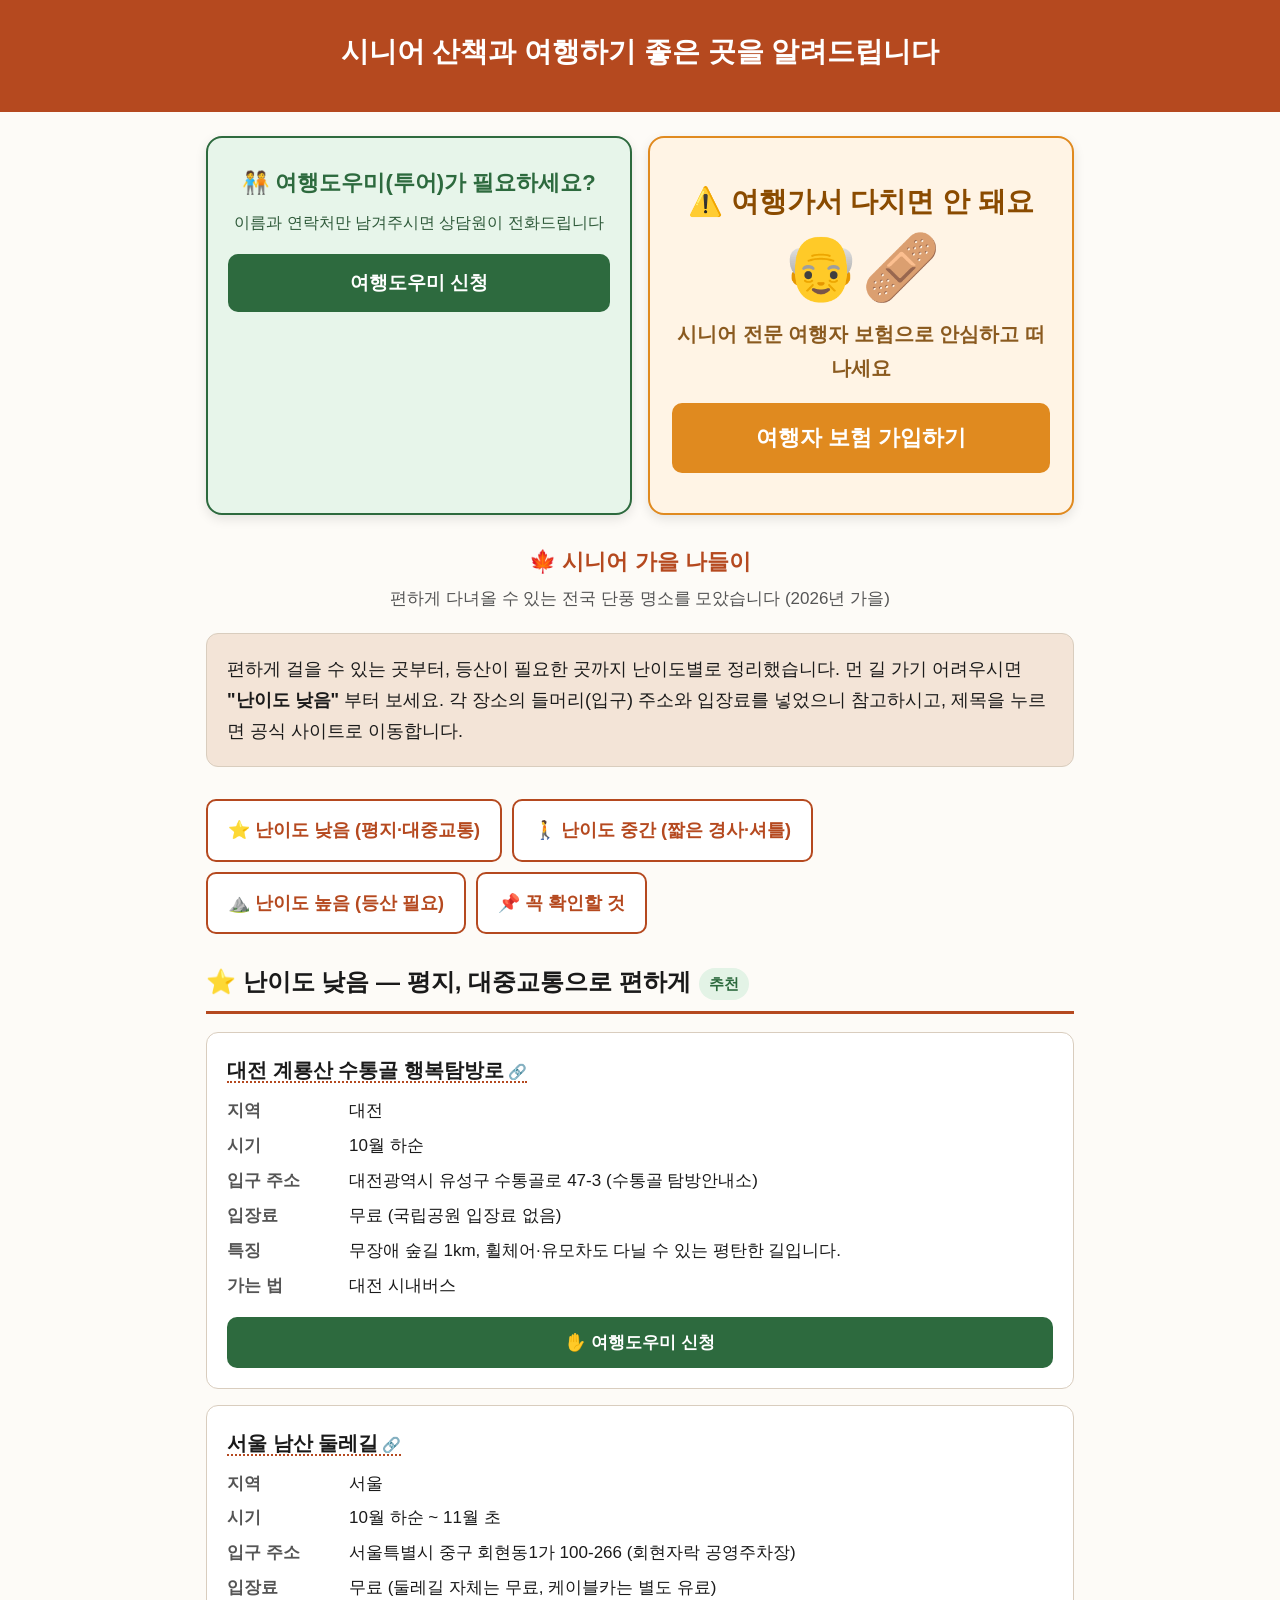
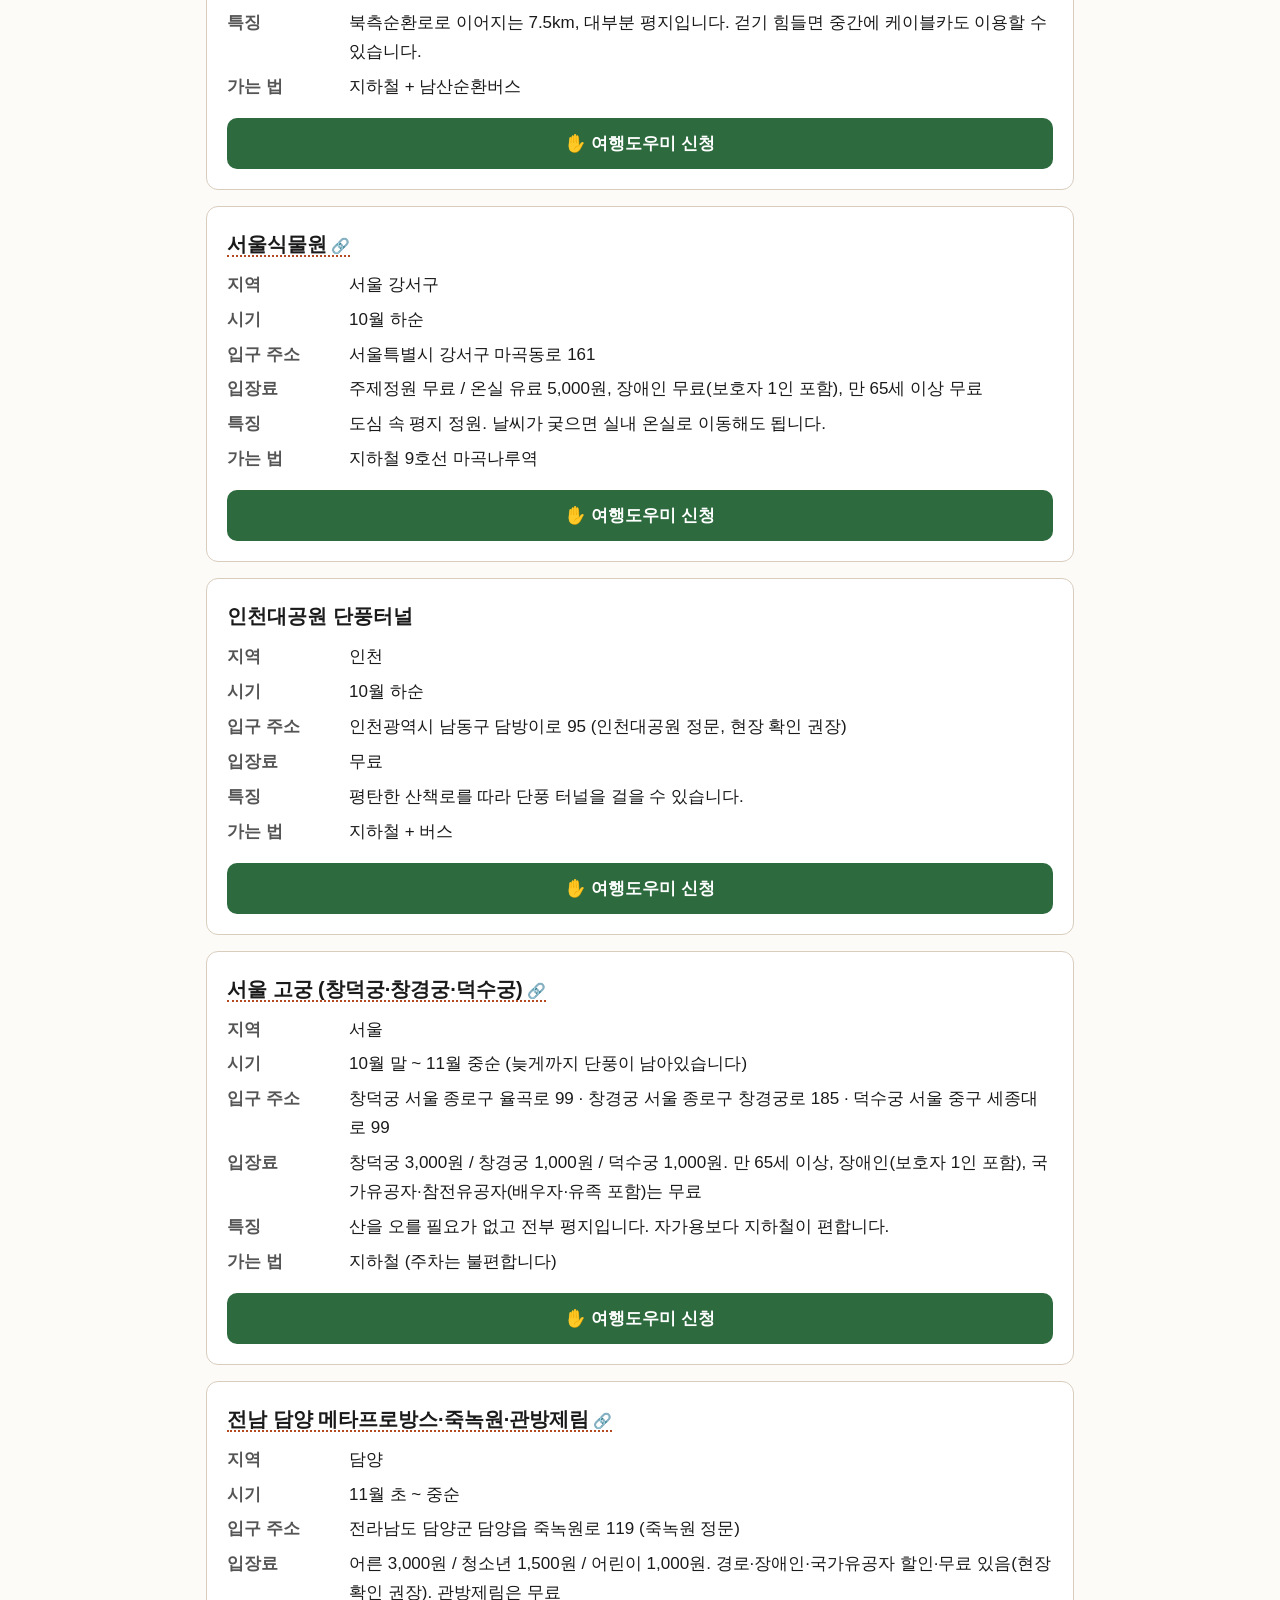
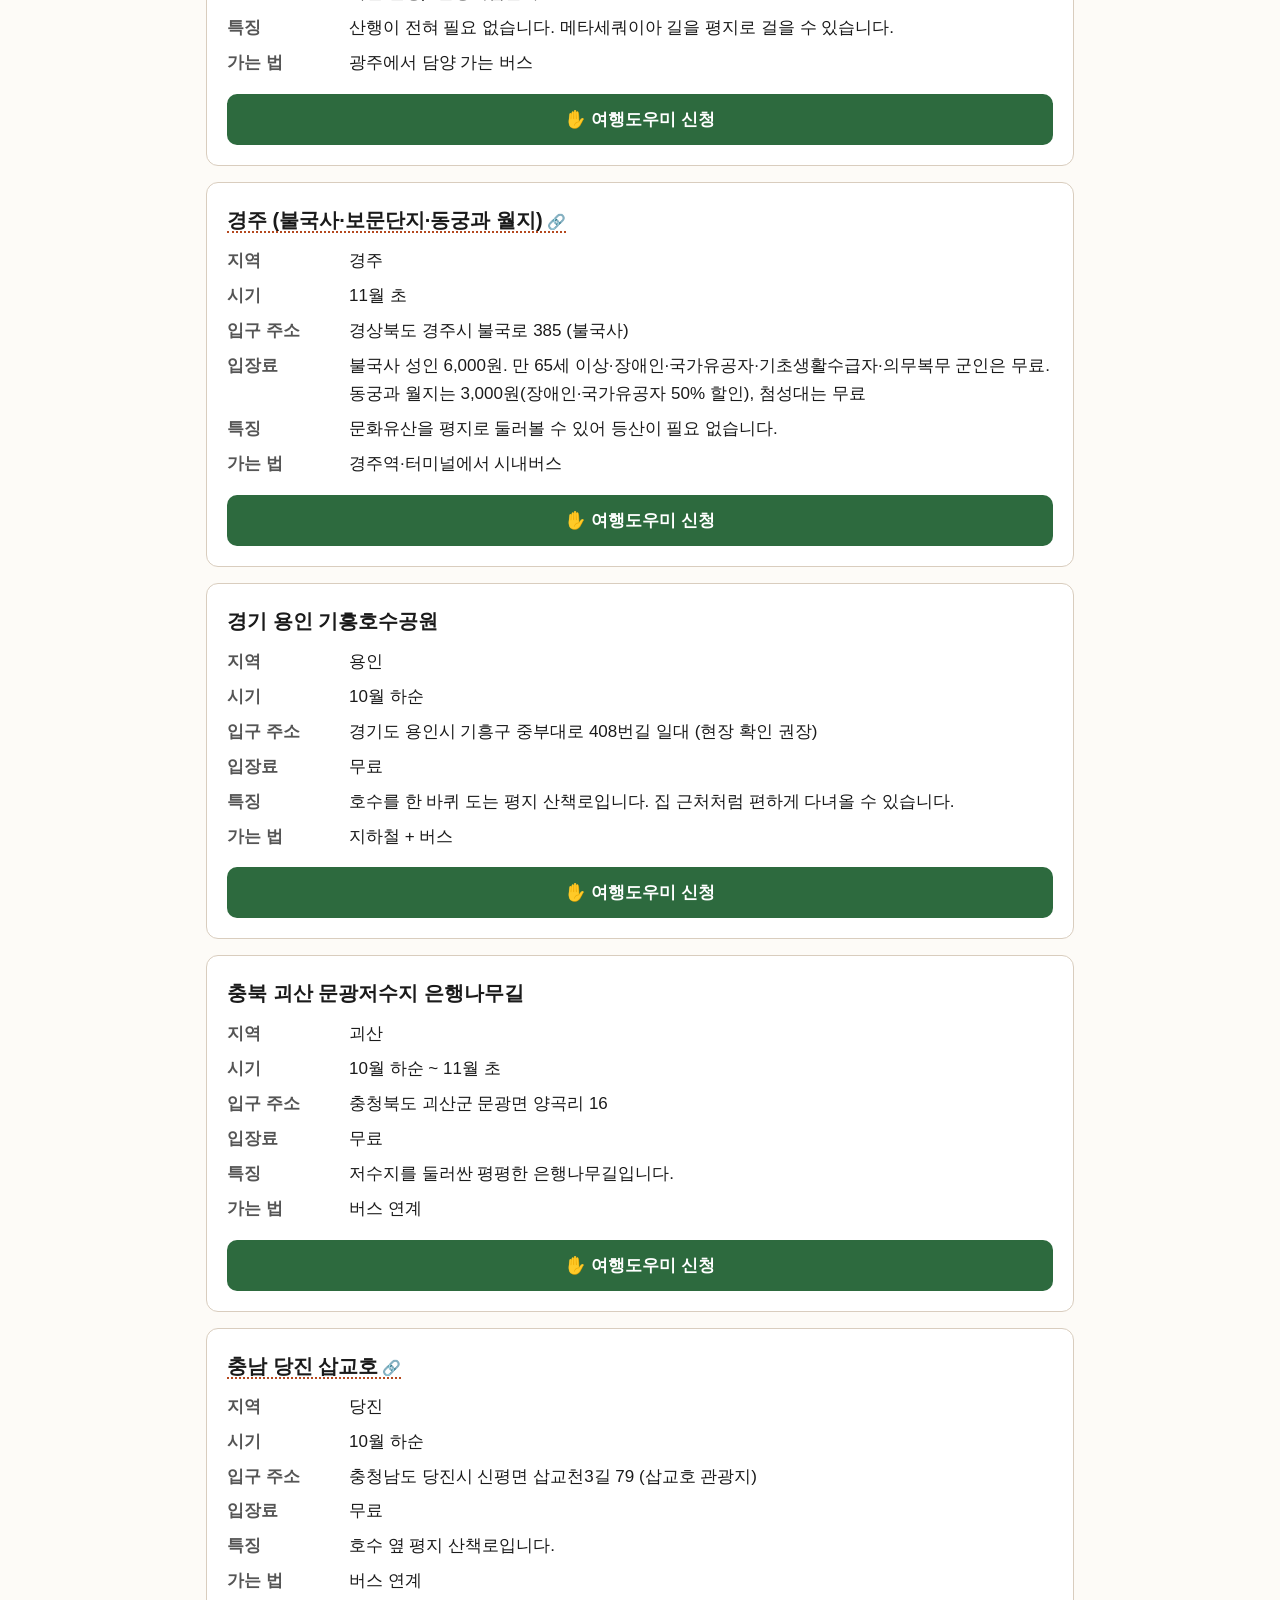
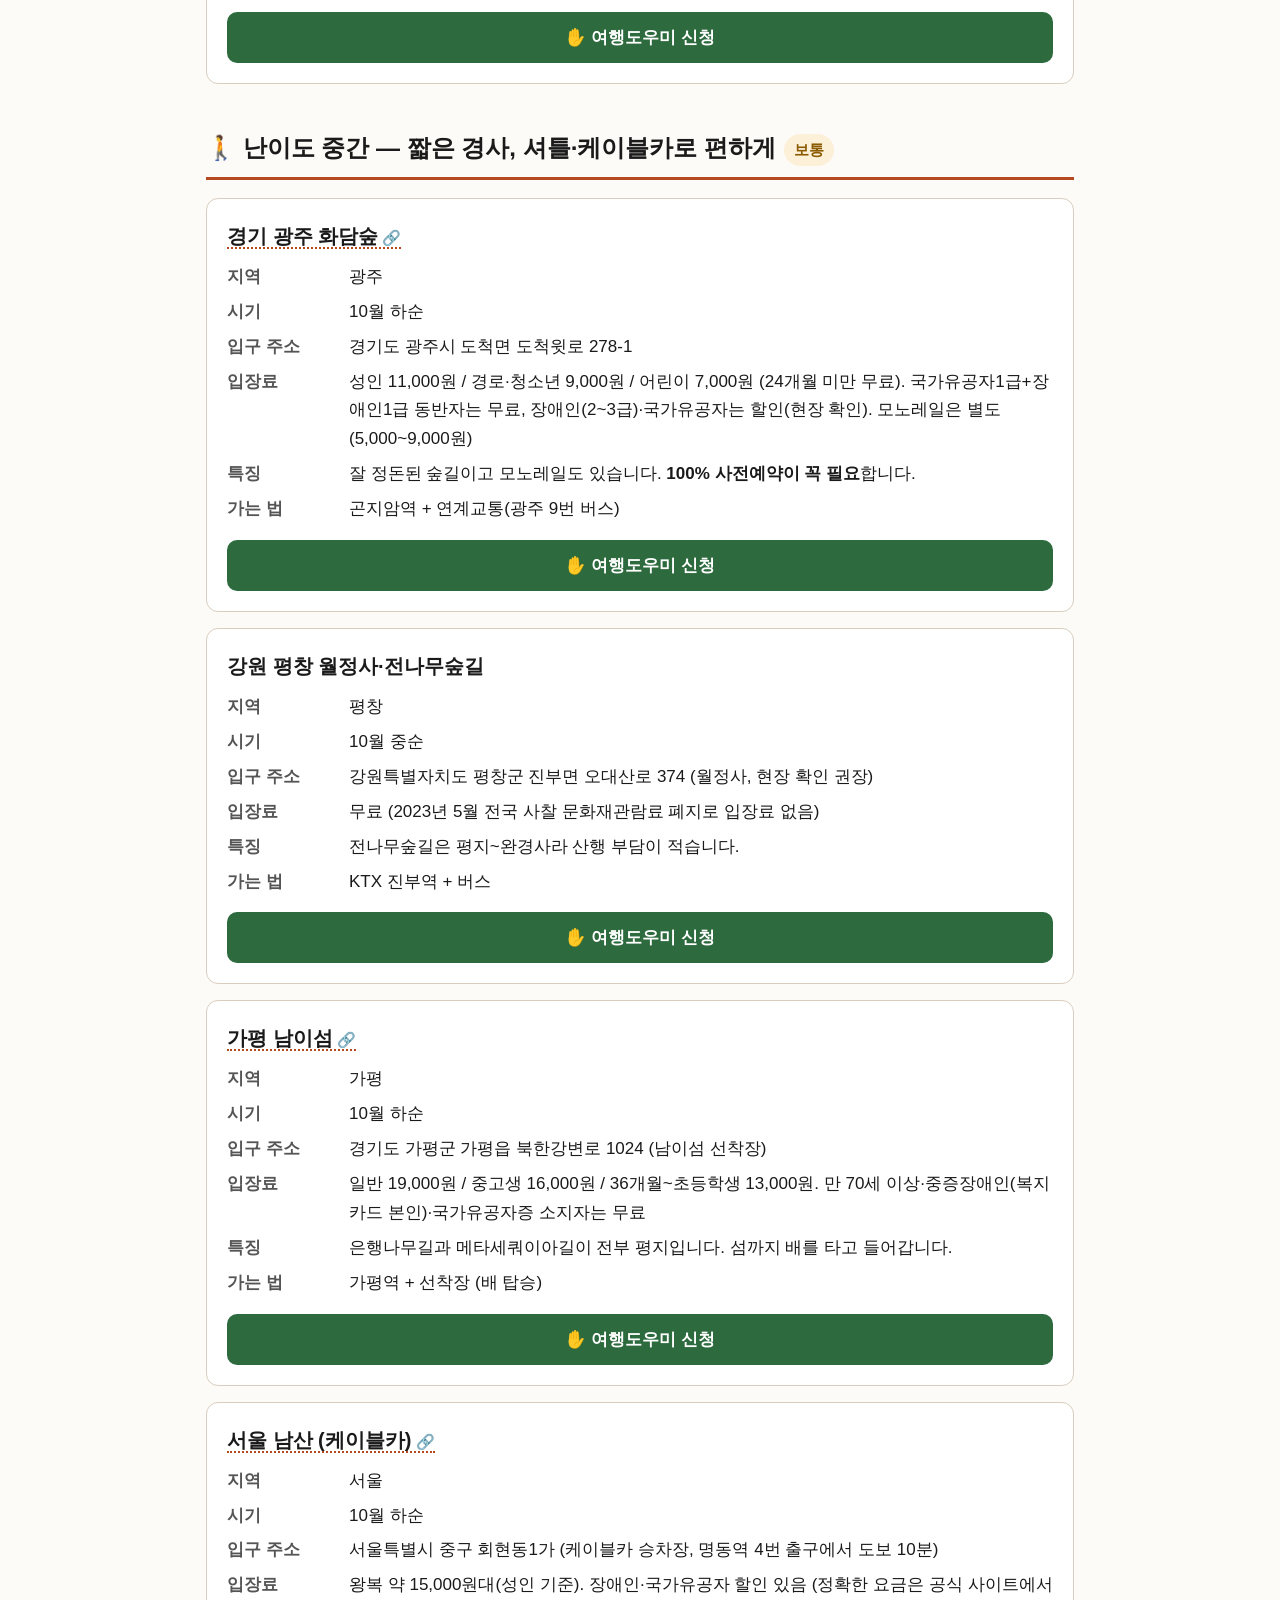
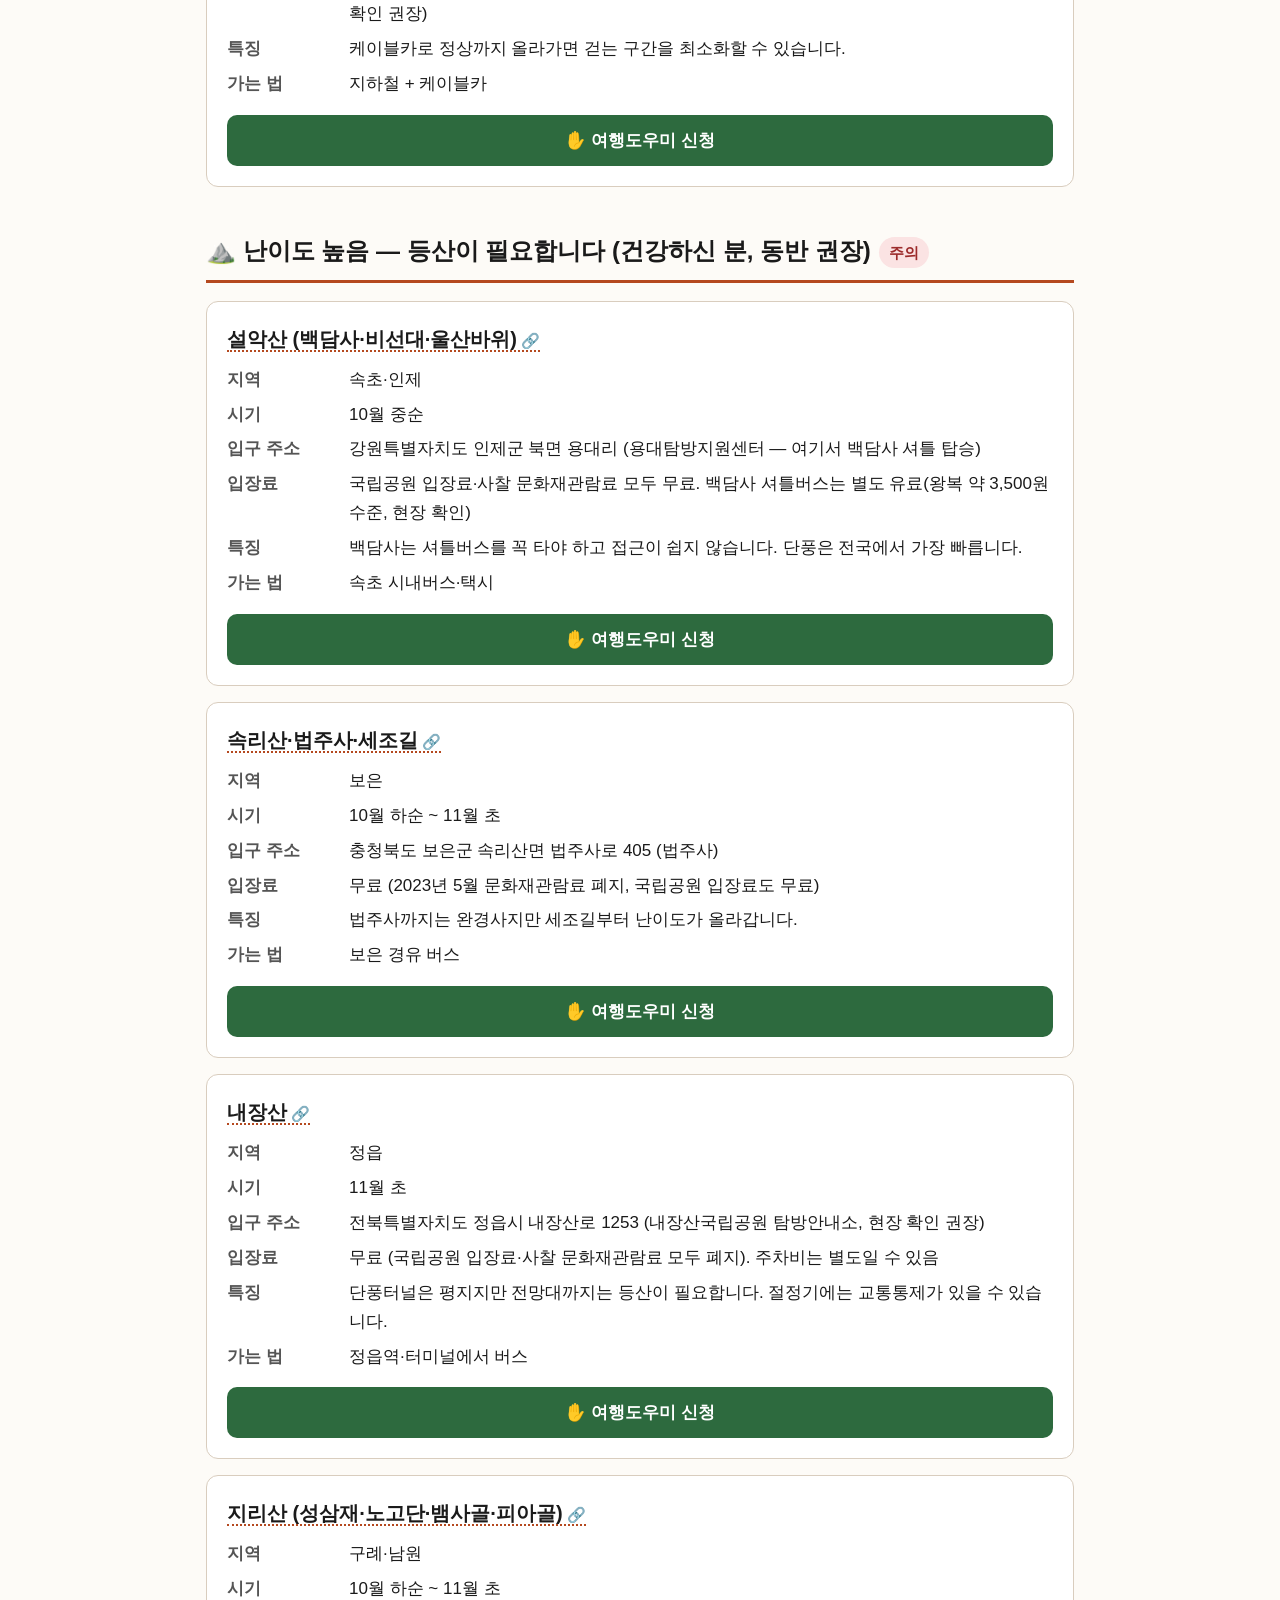
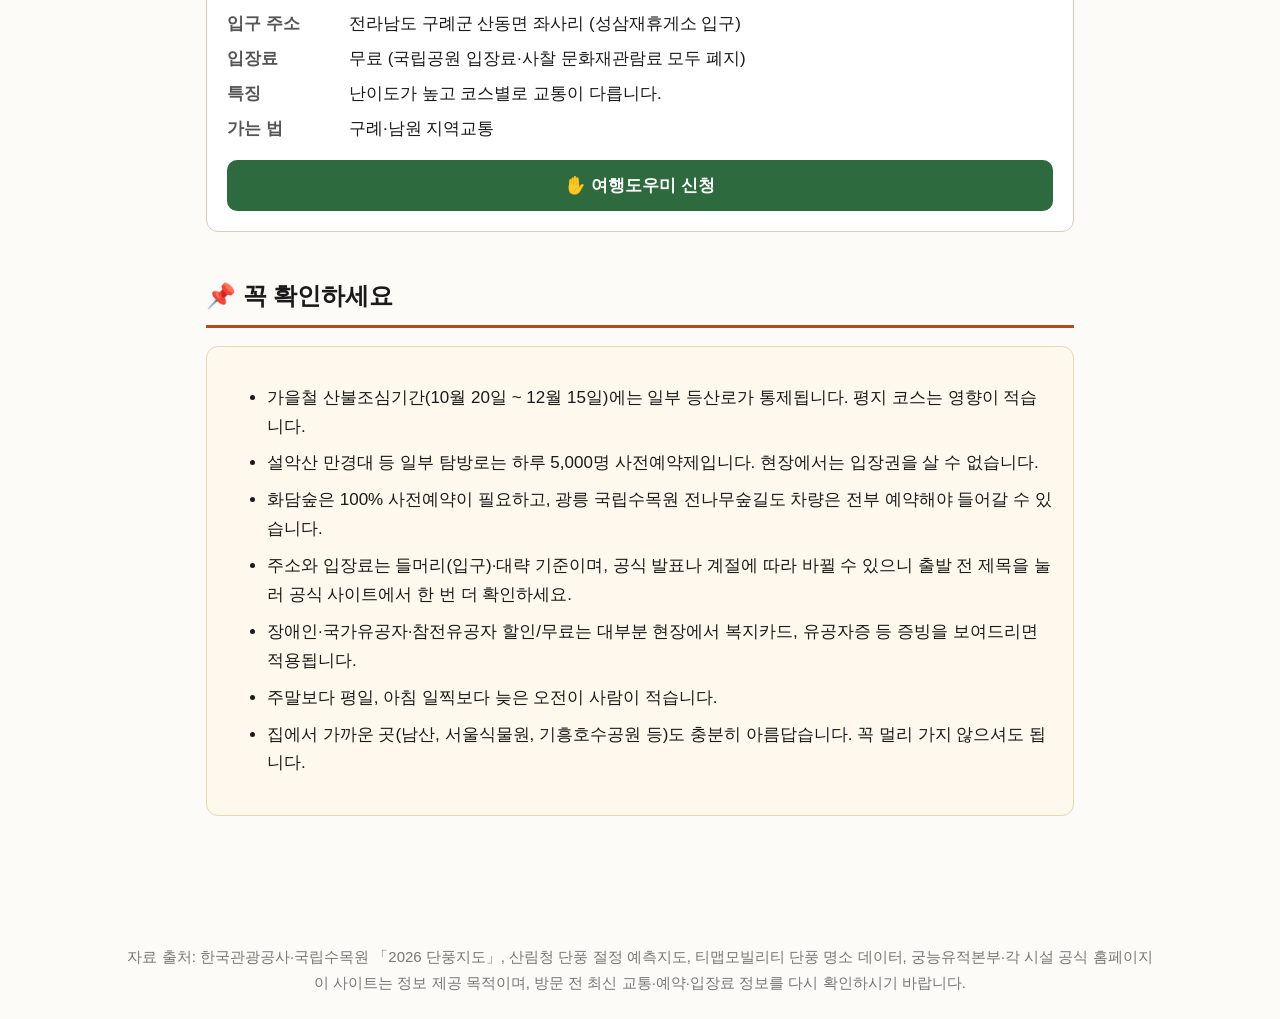
<file: app/senior-trip/index.html>
<!DOCTYPE html>
<html lang="ko">
<head>
<meta charset="UTF-8">
<meta name="viewport" content="width=device-width, initial-scale=1.0">
<title>시니어 산책과 여행하기 좋은 곳을 알려드립니다</title>
<link rel="stylesheet" href="style.css?v=4">
</head>
<body>

<header>
  <h1>시니어 산책과 여행하기 좋은 곳을 알려드립니다</h1>
</header>

<main>

  <!-- 큰 배너 2개: 여행도우미 신청 / 여행자 보험 -->
  <div class="big-banners">
    <div class="big-banner helper-banner">
      <p class="big-banner-title">🧑‍🤝‍🧑 여행도우미(투어)가 필요하세요?</p>
      <p class="big-banner-sub">이름과 연락처만 남겨주시면 상담원이 전화드립니다</p>
      <button class="big-banner-btn" onclick="openModal('helper', '')">여행도우미 신청</button>
    </div>
    <div class="big-banner insurance-banner-big">
      <p class="big-banner-title">⚠️ 여행가서 다치면 안 돼요</p>
      <div class="stumble-emoji" aria-hidden="true">👴🩹</div>
      <p class="big-banner-sub">시니어 전문 여행자 보험으로 안심하고 떠나세요</p>
      <button class="big-banner-btn" onclick="openModal('insurance', '')">여행자 보험 가입하기</button>
    </div>
  </div>

  <div class="theme-banner">
    <h2>🍁 시니어 가을 나들이</h2>
    <p>편하게 다녀올 수 있는 전국 단풍 명소를 모았습니다 (2026년 가을)</p>
  </div>

  <div class="intro">
    편하게 걸을 수 있는 곳부터, 등산이 필요한 곳까지 난이도별로 정리했습니다.
    먼 길 가기 어려우시면 <strong>"난이도 낮음"</strong> 부터 보세요.
    각 장소의 들머리(입구) 주소와 입장료를 넣었으니 참고하시고, 제목을 누르면 공식 사이트로 이동합니다.
  </div>

  <nav class="filter-nav">
    <a href="#easy">⭐️ 난이도 낮음 (평지·대중교통)</a>
    <a href="#mid">🚶 난이도 중간 (짧은 경사·셔틀)</a>
    <a href="#hard">⛰️ 난이도 높음 (등산 필요)</a>
    <a href="#notice">📌 꼭 확인할 것</a>
  </nav>


  <section class="group" id="easy">
    <h2>⭐️ 난이도 낮음 — 평지, 대중교통으로 편하게<span class="badge easy">추천</span></h2>

    <div class="card">
      <h3><a href="http://gyeryong.knps.or.kr" target="_blank" rel="noopener">대전 계룡산 수통골 행복탐방로</a></h3>
      <dl>
        <dt>지역</dt><dd>대전</dd>
        <dt>시기</dt><dd>10월 하순</dd>
        <dt>입구 주소</dt><dd>대전광역시 유성구 수통골로 47-3 (수통골 탐방안내소)</dd>
        <dt>입장료</dt><dd>무료 (국립공원 입장료 없음)</dd>
        <dt>특징</dt><dd>무장애 숲길 1km, 휠체어·유모차도 다닐 수 있는 평탄한 길입니다.</dd>
        <dt>가는 법</dt><dd>대전 시내버스</dd>
      </dl>
      <button class="helper-btn" onclick="openModal('helper', '대전 계룡산 수통골 행복탐방로')">✋ 여행도우미 신청</button>
    </div>

    <div class="card">
      <h3><a href="https://www.nseoultower.co.kr" target="_blank" rel="noopener">서울 남산 둘레길</a></h3>
      <dl>
        <dt>지역</dt><dd>서울</dd>
        <dt>시기</dt><dd>10월 하순 ~ 11월 초</dd>
        <dt>입구 주소</dt><dd>서울특별시 중구 회현동1가 100-266 (회현자락 공영주차장)</dd>
        <dt>입장료</dt><dd>무료 (둘레길 자체는 무료, 케이블카는 별도 유료)</dd>
        <dt>특징</dt><dd>북측순환로로 이어지는 7.5km, 대부분 평지입니다. 걷기 힘들면 중간에 케이블카도 이용할 수 있습니다.</dd>
        <dt>가는 법</dt><dd>지하철 + 남산순환버스</dd>
      </dl>
      <button class="helper-btn" onclick="openModal('helper', '서울 남산 둘레길')">✋ 여행도우미 신청</button>
    </div>

    <div class="card">
      <h3><a href="https://botanicpark.seoul.go.kr" target="_blank" rel="noopener">서울식물원</a></h3>
      <dl>
        <dt>지역</dt><dd>서울 강서구</dd>
        <dt>시기</dt><dd>10월 하순</dd>
        <dt>입구 주소</dt><dd>서울특별시 강서구 마곡동로 161</dd>
        <dt>입장료</dt><dd>주제정원 무료 / 온실 유료 5,000원, 장애인 무료(보호자 1인 포함), 만 65세 이상 무료</dd>
        <dt>특징</dt><dd>도심 속 평지 정원. 날씨가 궂으면 실내 온실로 이동해도 됩니다.</dd>
        <dt>가는 법</dt><dd>지하철 9호선 마곡나루역</dd>
      </dl>
      <button class="helper-btn" onclick="openModal('helper', '서울식물원')">✋ 여행도우미 신청</button>
    </div>

    <div class="card">
      <h3>인천대공원 단풍터널</h3>
      <dl>
        <dt>지역</dt><dd>인천</dd>
        <dt>시기</dt><dd>10월 하순</dd>
        <dt>입구 주소</dt><dd>인천광역시 남동구 담방이로 95 (인천대공원 정문, 현장 확인 권장)</dd>
        <dt>입장료</dt><dd>무료</dd>
        <dt>특징</dt><dd>평탄한 산책로를 따라 단풍 터널을 걸을 수 있습니다.</dd>
        <dt>가는 법</dt><dd>지하철 + 버스</dd>
      </dl>
      <button class="helper-btn" onclick="openModal('helper', '인천대공원 단풍터널')">✋ 여행도우미 신청</button>
    </div>

    <div class="card">
      <h3><a href="https://royal.khs.go.kr" target="_blank" rel="noopener">서울 고궁 (창덕궁·창경궁·덕수궁)</a></h3>
      <dl>
        <dt>지역</dt><dd>서울</dd>
        <dt>시기</dt><dd>10월 말 ~ 11월 중순 (늦게까지 단풍이 남아있습니다)</dd>
        <dt>입구 주소</dt><dd>창덕궁 서울 종로구 율곡로 99 · 창경궁 서울 종로구 창경궁로 185 · 덕수궁 서울 중구 세종대로 99</dd>
        <dt>입장료</dt><dd>창덕궁 3,000원 / 창경궁 1,000원 / 덕수궁 1,000원. 만 65세 이상, 장애인(보호자 1인 포함), 국가유공자·참전유공자(배우자·유족 포함)는 무료</dd>
        <dt>특징</dt><dd>산을 오를 필요가 없고 전부 평지입니다. 자가용보다 지하철이 편합니다.</dd>
        <dt>가는 법</dt><dd>지하철 (주차는 불편합니다)</dd>
      </dl>
      <button class="helper-btn" onclick="openModal('helper', '서울 고궁 (창덕궁·창경궁·덕수궁)')">✋ 여행도우미 신청</button>
    </div>

    <div class="card">
      <h3><a href="https://www.juknokwon.go.kr" target="_blank" rel="noopener">전남 담양 메타프로방스·죽녹원·관방제림</a></h3>
      <dl>
        <dt>지역</dt><dd>담양</dd>
        <dt>시기</dt><dd>11월 초 ~ 중순</dd>
        <dt>입구 주소</dt><dd>전라남도 담양군 담양읍 죽녹원로 119 (죽녹원 정문)</dd>
        <dt>입장료</dt><dd>어른 3,000원 / 청소년 1,500원 / 어린이 1,000원. 경로·장애인·국가유공자 할인·무료 있음(현장 확인 권장). 관방제림은 무료</dd>
        <dt>특징</dt><dd>산행이 전혀 필요 없습니다. 메타세쿼이아 길을 평지로 걸을 수 있습니다.</dd>
        <dt>가는 법</dt><dd>광주에서 담양 가는 버스</dd>
      </dl>
      <button class="helper-btn" onclick="openModal('helper', '전남 담양 메타프로방스·죽녹원·관방제림')">✋ 여행도우미 신청</button>
    </div>

    <div class="card">
      <h3><a href="https://www.bulguksa.or.kr" target="_blank" rel="noopener">경주 (불국사·보문단지·동궁과 월지)</a></h3>
      <dl>
        <dt>지역</dt><dd>경주</dd>
        <dt>시기</dt><dd>11월 초</dd>
        <dt>입구 주소</dt><dd>경상북도 경주시 불국로 385 (불국사)</dd>
        <dt>입장료</dt><dd>불국사 성인 6,000원. 만 65세 이상·장애인·국가유공자·기초생활수급자·의무복무 군인은 무료. 동궁과 월지는 3,000원(장애인·국가유공자 50% 할인), 첨성대는 무료</dd>
        <dt>특징</dt><dd>문화유산을 평지로 둘러볼 수 있어 등산이 필요 없습니다.</dd>
        <dt>가는 법</dt><dd>경주역·터미널에서 시내버스</dd>
      </dl>
      <button class="helper-btn" onclick="openModal('helper', '경주 (불국사·보문단지·동궁과 월지)')">✋ 여행도우미 신청</button>
    </div>

    <div class="card">
      <h3>경기 용인 기흥호수공원</h3>
      <dl>
        <dt>지역</dt><dd>용인</dd>
        <dt>시기</dt><dd>10월 하순</dd>
        <dt>입구 주소</dt><dd>경기도 용인시 기흥구 중부대로 408번길 일대 (현장 확인 권장)</dd>
        <dt>입장료</dt><dd>무료</dd>
        <dt>특징</dt><dd>호수를 한 바퀴 도는 평지 산책로입니다. 집 근처처럼 편하게 다녀올 수 있습니다.</dd>
        <dt>가는 법</dt><dd>지하철 + 버스</dd>
      </dl>
      <button class="helper-btn" onclick="openModal('helper', '경기 용인 기흥호수공원')">✋ 여행도우미 신청</button>
    </div>

    <div class="card">
      <h3>충북 괴산 문광저수지 은행나무길</h3>
      <dl>
        <dt>지역</dt><dd>괴산</dd>
        <dt>시기</dt><dd>10월 하순 ~ 11월 초</dd>
        <dt>입구 주소</dt><dd>충청북도 괴산군 문광면 양곡리 16</dd>
        <dt>입장료</dt><dd>무료</dd>
        <dt>특징</dt><dd>저수지를 둘러싼 평평한 은행나무길입니다.</dd>
        <dt>가는 법</dt><dd>버스 연계</dd>
      </dl>
      <button class="helper-btn" onclick="openModal('helper', '충북 괴산 문광저수지 은행나무길')">✋ 여행도우미 신청</button>
    </div>

    <div class="card">
      <h3><a href="https://www.djuc.or.kr" target="_blank" rel="noopener">충남 당진 삽교호</a></h3>
      <dl>
        <dt>지역</dt><dd>당진</dd>
        <dt>시기</dt><dd>10월 하순</dd>
        <dt>입구 주소</dt><dd>충청남도 당진시 신평면 삽교천3길 79 (삽교호 관광지)</dd>
        <dt>입장료</dt><dd>무료</dd>
        <dt>특징</dt><dd>호수 옆 평지 산책로입니다.</dd>
        <dt>가는 법</dt><dd>버스 연계</dd>
      </dl>
      <button class="helper-btn" onclick="openModal('helper', '충남 당진 삽교호')">✋ 여행도우미 신청</button>
    </div>
  </section>

  <section class="group" id="mid">
    <h2>🚶 난이도 중간 — 짧은 경사, 셔틀·케이블카로 편하게<span class="badge mid">보통</span></h2>

    <div class="card">
      <h3><a href="https://www.hwadamsup.com" target="_blank" rel="noopener">경기 광주 화담숲</a></h3>
      <dl>
        <dt>지역</dt><dd>광주</dd>
        <dt>시기</dt><dd>10월 하순</dd>
        <dt>입구 주소</dt><dd>경기도 광주시 도척면 도척윗로 278-1</dd>
        <dt>입장료</dt><dd>성인 11,000원 / 경로·청소년 9,000원 / 어린이 7,000원 (24개월 미만 무료). 국가유공자1급+장애인1급 동반자는 무료, 장애인(2~3급)·국가유공자는 할인(현장 확인). 모노레일은 별도(5,000~9,000원)</dd>
        <dt>특징</dt><dd>잘 정돈된 숲길이고 모노레일도 있습니다. <strong>100% 사전예약이 꼭 필요</strong>합니다.</dd>
        <dt>가는 법</dt><dd>곤지암역 + 연계교통(광주 9번 버스)</dd>
      </dl>
      <button class="helper-btn" onclick="openModal('helper', '경기 광주 화담숲')">✋ 여행도우미 신청</button>
    </div>

    <div class="card">
      <h3>강원 평창 월정사·전나무숲길</h3>
      <dl>
        <dt>지역</dt><dd>평창</dd>
        <dt>시기</dt><dd>10월 중순</dd>
        <dt>입구 주소</dt><dd>강원특별자치도 평창군 진부면 오대산로 374 (월정사, 현장 확인 권장)</dd>
        <dt>입장료</dt><dd>무료 (2023년 5월 전국 사찰 문화재관람료 폐지로 입장료 없음)</dd>
        <dt>특징</dt><dd>전나무숲길은 평지~완경사라 산행 부담이 적습니다.</dd>
        <dt>가는 법</dt><dd>KTX 진부역 + 버스</dd>
      </dl>
      <button class="helper-btn" onclick="openModal('helper', '강원 평창 월정사·전나무숲길')">✋ 여행도우미 신청</button>
    </div>

    <div class="card">
      <h3><a href="https://www.namisum.com" target="_blank" rel="noopener">가평 남이섬</a></h3>
      <dl>
        <dt>지역</dt><dd>가평</dd>
        <dt>시기</dt><dd>10월 하순</dd>
        <dt>입구 주소</dt><dd>경기도 가평군 가평읍 북한강변로 1024 (남이섬 선착장)</dd>
        <dt>입장료</dt><dd>일반 19,000원 / 중고생 16,000원 / 36개월~초등학생 13,000원. 만 70세 이상·중증장애인(복지카드 본인)·국가유공자증 소지자는 무료</dd>
        <dt>특징</dt><dd>은행나무길과 메타세쿼이아길이 전부 평지입니다. 섬까지 배를 타고 들어갑니다.</dd>
        <dt>가는 법</dt><dd>가평역 + 선착장 (배 탑승)</dd>
      </dl>
      <button class="helper-btn" onclick="openModal('helper', '가평 남이섬')">✋ 여행도우미 신청</button>
    </div>

    <div class="card">
      <h3><a href="https://www.cablecar.co.kr" target="_blank" rel="noopener">서울 남산 (케이블카)</a></h3>
      <dl>
        <dt>지역</dt><dd>서울</dd>
        <dt>시기</dt><dd>10월 하순</dd>
        <dt>입구 주소</dt><dd>서울특별시 중구 회현동1가 (케이블카 승차장, 명동역 4번 출구에서 도보 10분)</dd>
        <dt>입장료</dt><dd>왕복 약 15,000원대(성인 기준). 장애인·국가유공자 할인 있음 (정확한 요금은 공식 사이트에서 확인 권장)</dd>
        <dt>특징</dt><dd>케이블카로 정상까지 올라가면 걷는 구간을 최소화할 수 있습니다.</dd>
        <dt>가는 법</dt><dd>지하철 + 케이블카</dd>
      </dl>
      <button class="helper-btn" onclick="openModal('helper', '서울 남산 (케이블카)')">✋ 여행도우미 신청</button>
    </div>
  </section>

  <section class="group" id="hard">
    <h2>⛰️ 난이도 높음 — 등산이 필요합니다 (건강하신 분, 동반 권장)<span class="badge hard">주의</span></h2>

    <div class="card">
      <h3><a href="https://seorak.knps.or.kr" target="_blank" rel="noopener">설악산 (백담사·비선대·울산바위)</a></h3>
      <dl>
        <dt>지역</dt><dd>속초·인제</dd>
        <dt>시기</dt><dd>10월 중순</dd>
        <dt>입구 주소</dt><dd>강원특별자치도 인제군 북면 용대리 (용대탐방지원센터 — 여기서 백담사 셔틀 탑승)</dd>
        <dt>입장료</dt><dd>국립공원 입장료·사찰 문화재관람료 모두 무료. 백담사 셔틀버스는 별도 유료(왕복 약 3,500원 수준, 현장 확인)</dd>
        <dt>특징</dt><dd>백담사는 셔틀버스를 꼭 타야 하고 접근이 쉽지 않습니다. 단풍은 전국에서 가장 빠릅니다.</dd>
        <dt>가는 법</dt><dd>속초 시내버스·택시</dd>
      </dl>
      <button class="helper-btn" onclick="openModal('helper', '설악산 (백담사·비선대·울산바위)')">✋ 여행도우미 신청</button>
    </div>

    <div class="card">
      <h3><a href="https://beopjusa.or.kr" target="_blank" rel="noopener">속리산·법주사·세조길</a></h3>
      <dl>
        <dt>지역</dt><dd>보은</dd>
        <dt>시기</dt><dd>10월 하순 ~ 11월 초</dd>
        <dt>입구 주소</dt><dd>충청북도 보은군 속리산면 법주사로 405 (법주사)</dd>
        <dt>입장료</dt><dd>무료 (2023년 5월 문화재관람료 폐지, 국립공원 입장료도 무료)</dd>
        <dt>특징</dt><dd>법주사까지는 완경사지만 세조길부터 난이도가 올라갑니다.</dd>
        <dt>가는 법</dt><dd>보은 경유 버스</dd>
      </dl>
      <button class="helper-btn" onclick="openModal('helper', '속리산·법주사·세조길')">✋ 여행도우미 신청</button>
    </div>

    <div class="card">
      <h3><a href="https://naejang.knps.or.kr" target="_blank" rel="noopener">내장산</a></h3>
      <dl>
        <dt>지역</dt><dd>정읍</dd>
        <dt>시기</dt><dd>11월 초</dd>
        <dt>입구 주소</dt><dd>전북특별자치도 정읍시 내장산로 1253 (내장산국립공원 탐방안내소, 현장 확인 권장)</dd>
        <dt>입장료</dt><dd>무료 (국립공원 입장료·사찰 문화재관람료 모두 폐지). 주차비는 별도일 수 있음</dd>
        <dt>특징</dt><dd>단풍터널은 평지지만 전망대까지는 등산이 필요합니다. 절정기에는 교통통제가 있을 수 있습니다.</dd>
        <dt>가는 법</dt><dd>정읍역·터미널에서 버스</dd>
      </dl>
      <button class="helper-btn" onclick="openModal('helper', '내장산')">✋ 여행도우미 신청</button>
    </div>

    <div class="card">
      <h3><a href="https://jiri.knps.or.kr" target="_blank" rel="noopener">지리산 (성삼재·노고단·뱀사골·피아골)</a></h3>
      <dl>
        <dt>지역</dt><dd>구례·남원</dd>
        <dt>시기</dt><dd>10월 하순 ~ 11월 초</dd>
        <dt>입구 주소</dt><dd>전라남도 구례군 산동면 좌사리 (성삼재휴게소 입구)</dd>
        <dt>입장료</dt><dd>무료 (국립공원 입장료·사찰 문화재관람료 모두 폐지)</dd>
        <dt>특징</dt><dd>난이도가 높고 코스별로 교통이 다릅니다.</dd>
        <dt>가는 법</dt><dd>구례·남원 지역교통</dd>
      </dl>
      <button class="helper-btn" onclick="openModal('helper', '지리산 (성삼재·노고단·뱀사골·피아골)')">✋ 여행도우미 신청</button>
    </div>
  </section>

  <section class="group" id="notice">
    <h2>📌 꼭 확인하세요</h2>
    <div class="notice">
      <ul>
        <li>가을철 산불조심기간(10월 20일 ~ 12월 15일)에는 일부 등산로가 통제됩니다. 평지 코스는 영향이 적습니다.</li>
        <li>설악산 만경대 등 일부 탐방로는 하루 5,000명 사전예약제입니다. 현장에서는 입장권을 살 수 없습니다.</li>
        <li>화담숲은 100% 사전예약이 필요하고, 광릉 국립수목원 전나무숲길도 차량은 전부 예약해야 들어갈 수 있습니다.</li>
        <li>주소와 입장료는 들머리(입구)·대략 기준이며, 공식 발표나 계절에 따라 바뀔 수 있으니 출발 전 제목을 눌러 공식 사이트에서 한 번 더 확인하세요.</li>
        <li>장애인·국가유공자·참전유공자 할인/무료는 대부분 현장에서 복지카드, 유공자증 등 증빙을 보여드리면 적용됩니다.</li>
        <li>주말보다 평일, 아침 일찍보다 늦은 오전이 사람이 적습니다.</li>
        <li>집에서 가까운 곳(남산, 서울식물원, 기흥호수공원 등)도 충분히 아름답습니다. 꼭 멀리 가지 않으셔도 됩니다.</li>
      </ul>
    </div>
  </section>

</main>

<footer>
  자료 출처: 한국관광공사·국립수목원 「2026 단풍지도」, 산림청 단풍 절정 예측지도, 티맵모빌리티 단풍 명소 데이터, 궁능유적본부·각 시설 공식 홈페이지<br>
  이 사이트는 정보 제공 목적이며, 방문 전 최신 교통·예약·입장료 정보를 다시 확인하시기 바랍니다.
</footer>

<!-- 신청 모달 (여행도우미 / 여행자 보험 공용) -->
<div class="modal-overlay" id="modalOverlay" onclick="if(event.target===this) closeModal()">
  <div class="modal-box">
    <button class="modal-close" onclick="closeModal()" aria-label="닫기">✕</button>

    <div id="modalStepForm">
      <h3 id="modalTitle">여행도우미 신청</h3>
      <p id="modalSub" class="modal-sub"></p>

      <label for="modalName">신청자 이름</label>
      <input type="text" id="modalName" placeholder="이름을 입력해 주세요">

      <label for="modalPhone">연락처</label>
      <input type="tel" id="modalPhone" placeholder="010-0000-0000">

      <button class="modal-submit" onclick="submitModal()">신청하기</button>
    </div>

    <div id="modalStepDone" style="display:none;">
      <h3 id="modalDoneTitle">신청이 접수되었습니다</h3>
      <p id="modalDoneMsg" class="modal-sub"></p>
      <button class="modal-submit" onclick="closeModal()">확인</button>
    </div>
  </div>
</div>

<script>
var currentModalType = 'helper';

function openModal(type, destName) {
  currentModalType = type;
  document.getElementById('modalStepForm').style.display = 'block';
  document.getElementById('modalStepDone').style.display = 'none';
  document.getElementById('modalName').value = '';
  document.getElementById('modalPhone').value = '';

  if (type === 'insurance') {
    document.getElementById('modalTitle').textContent = '여행자 보험 가입하기';
    document.getElementById('modalSub').textContent = '이름과 전화번호만 남겨주시면 시니어 전문 여행보험 상담원이 곧 연락드립니다.';
  } else {
    document.getElementById('modalTitle').textContent = '여행도우미 신청';
    document.getElementById('modalSub').textContent = destName
      ? ('"' + destName + '" 여행도우미(투어)를 신청합니다. 이름과 연락처를 남겨주시면 상담원이 전화드려 나머지 내용을 안내해 드립니다.')
      : '이름과 연락처를 남겨주시면 상담원이 전화드립니다.';
  }

  document.getElementById('modalOverlay').style.display = 'flex';
}

function closeModal() {
  document.getElementById('modalOverlay').style.display = 'none';
}

function submitModal() {
  var name = document.getElementById('modalName').value.trim();
  var phone = document.getElementById('modalPhone').value.trim();

  if (!name || !phone) {
    alert('이름과 연락처를 모두 입력해 주세요.');
    return;
  }

  document.getElementById('modalStepForm').style.display = 'none';
  document.getElementById('modalStepDone').style.display = 'block';

  if (currentModalType === 'insurance') {
    document.getElementById('modalDoneTitle').textContent = name + '님, 신청이 접수되었습니다';
    document.getElementById('modalDoneMsg').textContent = '시니어 전문 여행보험 상담원이 곧 연락드리겠습니다.';
  } else {
    document.getElementById('modalDoneTitle').textContent = name + '님, 신청이 접수되었습니다';
    document.getElementById('modalDoneMsg').textContent = '상담원이 곧 전화드려 나머지 내용을 안내해 드리겠습니다.';
  }
}
</script>

</body>
</html>
</file>
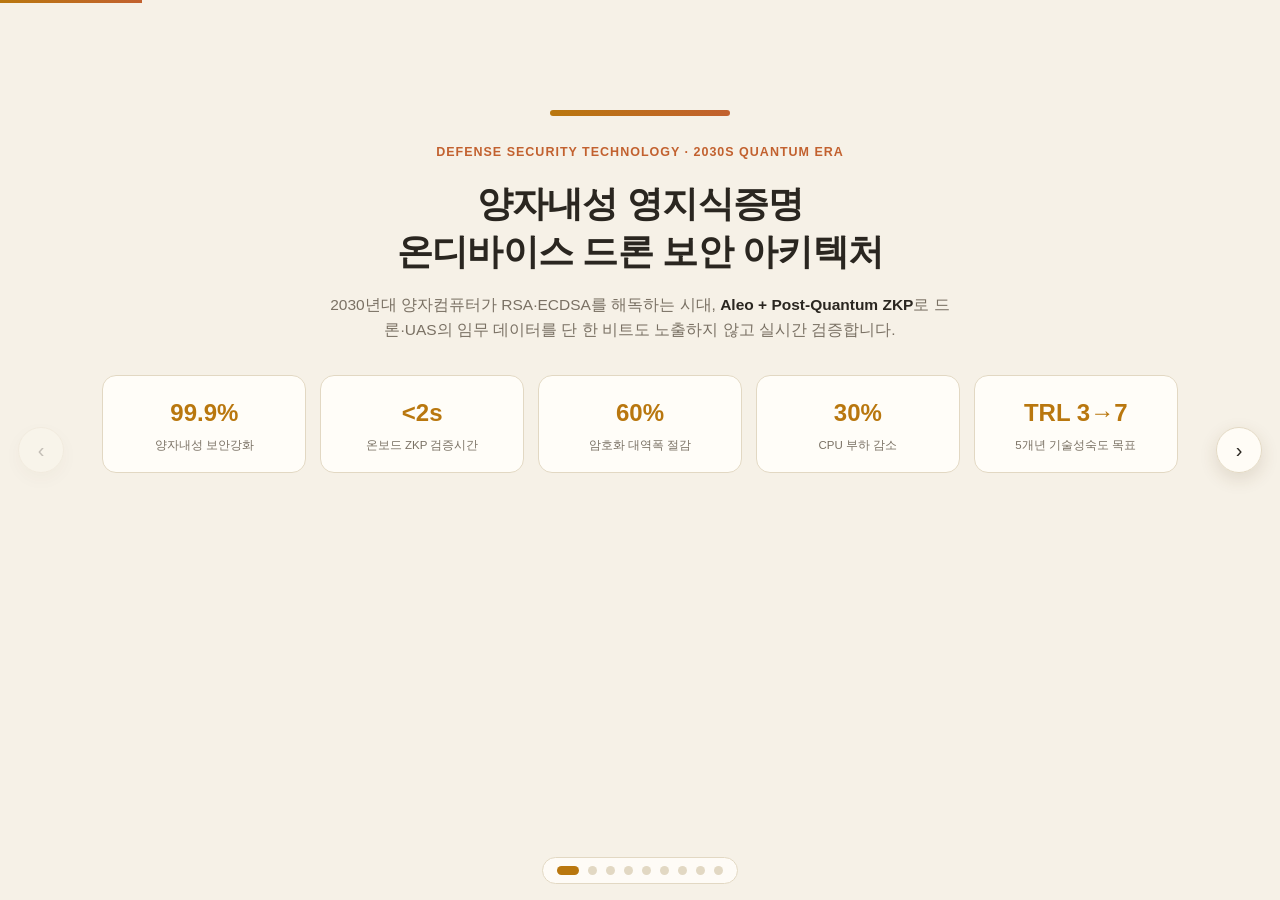
<file: app/zkp-quantum-card/index.html>
<!DOCTYPE html>
<html lang="ko">
<head>
<meta charset="UTF-8" />
<meta name="viewport" content="width=device-width, initial-scale=1.0" />
<title>양자내성 영지식증명 — 카드 프레젠테이션</title>
<style>
  :root {
    /* radio7 톤의 따뜻하고 밝은 팔레트 */
    --bg: #f6f1e7;
    --panel: #fffdf8;
    --panel-2: #efe7d6;
    --border: #e2d8c3;
    --text: #2a2620;
    --text-muted: #7a7164;
    --accent: #b9770e;      /* 주황/호박색 - 주 강조 */
    --accent-2: #9a6008;    /* 진한 호박색 - hover/보조 */
    --accent-terracotta: #c2612f; /* 보조 강조 2 */
    --accent-red: #b4452f;  /* 경고 */
    --accent-green: #5c7a3d;/* 완료/확인 */
    --radius: 14px;
  }
  * { box-sizing: border-box; }
  html, body { height: 100%; }
  body {
    margin: 0;
    background: var(--bg);
    color: var(--text);
    font-family: Pretendard, -apple-system, BlinkMacSystemFont, "Apple SD Gothic Neo", "Noto Sans KR", sans-serif;
    line-height: 1.6;
    overflow: hidden; /* 가로 슬라이드 전용, 바디 스크롤 없음 */
  }

  /* ---------------- 가로 슬라이드 덱 ---------------- */
  .deck { position: relative; width: 100vw; height: 100vh; overflow: hidden; }
  .track { display: flex; height: 100%; transition: transform .45s cubic-bezier(.2,.7,.2,1); will-change: transform; }
  .slide {
    min-width: 100vw; height: 100%; overflow-y: auto; overflow-x: hidden;
    padding: 56px 8vw 90px;
  }
  .slide .inner { max-width: 1180px; margin: 0 auto; }

  /* ---------------- 섹션 헤더 ---------------- */
  .section-head { margin: 0 0 20px; }
  .kicker {
    display: inline-block; font-size: 12.5px; font-weight: 700; letter-spacing: 0.08em;
    color: var(--accent); text-transform: uppercase; margin-bottom: 8px;
  }
  .section-head h2 { font-size: 26px; font-weight: 800; margin: 0; letter-spacing: -0.01em; }
  .section-head p { color: var(--text-muted); font-size: 14.5px; margin: 8px 0 0; max-width: 720px; }

  /* ---------------- 히어로 ---------------- */
  .hero { text-align: center; padding-top: 6vh; }
  .hero::before {
    content: ""; display: block; width: 180px; height: 6px; margin: 0 auto 22px; border-radius: 999px;
    background: linear-gradient(90deg, var(--accent), var(--accent-terracotta));
  }
  .hero .kicker { color: var(--accent-terracotta); }
  .hero h1 { font-size: 36px; font-weight: 800; margin: 10px 0 18px; line-height: 1.32; letter-spacing: -0.02em; }
  .hero p.lead { color: var(--text-muted); font-size: 15.5px; max-width: 620px; margin: 0 auto 32px; }
  .hero p.lead b { color: var(--text); }
  .stat-grid { display: grid; grid-template-columns: repeat(5, 1fr); gap: 14px; margin-top: 10px; }
  .stat-card { background: var(--panel); border: 1px solid var(--border); border-radius: var(--radius); padding: 18px 10px; }
  .stat-card .num { font-size: 24px; font-weight: 800; color: var(--accent); }
  .stat-card .label { font-size: 11.5px; color: var(--text-muted); margin-top: 4px; }

  /* ---------------- 카드 공통 ---------------- */
  .card-grid { display: grid; gap: 16px; }
  .card-grid.cols-4 { grid-template-columns: repeat(4, 1fr); }
  .card-grid.cols-3 { grid-template-columns: repeat(3, 1fr); }

  .card { background: var(--panel); border: 1px solid var(--border); border-radius: var(--radius); padding: 20px; }
  .card .tag {
    display: inline-block; font-size: 11px; font-weight: 700; padding: 3px 9px; border-radius: 999px;
    background: rgba(185,119,14,0.12); color: var(--accent-2); margin-bottom: 10px;
  }
  .card .tag.warn { background: rgba(180,69,47,0.12); color: var(--accent-red); }
  .card .tag.now { background: rgba(194,97,47,0.14); color: var(--accent-terracotta); }
  .card h3 { font-size: 15.5px; font-weight: 700; margin: 0 0 8px; }
  .card p { font-size: 13.3px; color: var(--text-muted); margin: 0; }
  .card .emoji { font-size: 26px; margin-bottom: 8px; display: block; }

  .timeline-card.now { border-color: var(--accent-terracotta); box-shadow: 0 0 0 1px var(--accent-terracotta) inset; }
  .timeline-card.risk { border-color: var(--accent-red); }

  .flow-card { text-align: center; }
  .flow-card .step-no {
    width: 30px; height: 30px; border-radius: 50%; background: var(--accent); color: #fffaf0;
    display: flex; align-items: center; justify-content: center; font-weight: 800; margin: 0 auto 10px;
  }
  .flow-card code {
    display: block; text-align: left; background: #2a2620; color: #e8e2d4; border: 1px solid var(--border);
    border-radius: 8px; padding: 10px; font-size: 11px; margin-top: 10px; overflow-x: auto; white-space: pre;
  }

  .layer-card { border-left: 3px solid var(--accent); }
  .layer-card .layer-id { font-size: 20px; font-weight: 800; color: var(--accent); }
  .layer-card ul { margin: 8px 0 0; padding-left: 18px; font-size: 12.8px; color: var(--text-muted); }
  .layer-card ul li { margin-bottom: 3px; }

  table.cmp { width: 100%; border-collapse: collapse; font-size: 13px; background: var(--panel);
    border: 1px solid var(--border); border-radius: var(--radius); overflow: hidden; }
  table.cmp th, table.cmp td { padding: 12px 14px; text-align: left; border-bottom: 1px solid var(--border); }
  table.cmp th { background: var(--panel-2); font-size: 12px; color: var(--text-muted); font-weight: 700; }
  table.cmp td.best { color: var(--accent-2); font-weight: 700; }
  table.cmp tr:last-child td { border-bottom: none; }

  .phase-card { border-top: 3px solid var(--border); }
  .phase-card.done { border-top-color: var(--accent-green); }
  .phase-card.active { border-top-color: var(--accent); }
  .phase-card.future { border-top-color: var(--text-muted); }
  .phase-card .phase-status { font-size: 12.5px; font-weight: 700; margin-bottom: 4px; }
  .phase-card .phase-year { font-size: 12px; color: var(--text-muted); margin-bottom: 6px; }
  .phase-card h3 { font-size: 16px; }
  .phase-card .trl { font-size: 11px; color: var(--accent-terracotta); font-weight: 700; margin-bottom: 10px; display: inline-block; }
  .phase-card ul { margin: 0; padding-left: 16px; font-size: 12.5px; color: var(--text-muted); }
  .phase-card ul li { margin-bottom: 4px; }

  .cta { text-align: center; background: var(--panel); border: 1px solid var(--border); border-radius: 20px; padding: 44px 24px; margin-top: 10px; }
  .cta h2 { font-size: 22px; margin-bottom: 10px; }
  .cta p { color: var(--text-muted); font-size: 14px; margin-bottom: 22px; }
  .cta .btns a {
    display: inline-block; margin: 0 6px; padding: 10px 18px; border-radius: 999px;
    font-size: 13px; font-weight: 700; text-decoration: none;
  }
  .cta .btns a.primary { background: var(--accent); color: #fffaf0; }
  .cta .btns a.primary:hover { background: var(--accent-2); }
  .cta .btns a.ghost { border: 1px solid var(--border); color: var(--text); }
  .cta .btns a.ghost:hover { border-color: var(--accent); color: var(--accent-2); }

  footer { text-align: center; color: var(--text-muted); font-size: 11.5px; margin-top: 30px; }
  footer a { color: var(--accent-2); }

  /* ---------------- 내비게이션 (가로 클릭 이동) ---------------- */
  .nav-btn {
    position: fixed; top: 50%; transform: translateY(-50%); z-index: 20;
    width: 46px; height: 46px; border-radius: 50%; border: 1px solid var(--border);
    background: rgba(255,253,248,0.92); color: var(--text); font-size: 20px; cursor: pointer;
    display: flex; align-items: center; justify-content: center; box-shadow: 0 6px 18px rgba(90,65,25,.14);
  }
  .nav-btn:hover { border-color: var(--accent); color: var(--accent-2); }
  .nav-btn.prev { left: 18px; }
  .nav-btn.next { right: 18px; }
  .nav-btn[disabled] { opacity: .25; cursor: default; }
  .nav-btn[disabled]:hover { border-color: var(--border); color: var(--text); }

  .dots { position: fixed; left: 50%; bottom: 16px; transform: translateX(-50%); z-index: 20;
    display: flex; gap: 9px; background: rgba(255,253,248,0.85); padding: 8px 14px; border-radius: 999px;
    border: 1px solid var(--border); }
  .dots button {
    width: 9px; height: 9px; border-radius: 50%; border: none; background: var(--border); cursor: pointer; padding: 0;
  }
  .dots button.active { background: var(--accent); width: 22px; border-radius: 999px; }

  .progress { position: fixed; top: 0; left: 0; height: 3px; background: linear-gradient(90deg, var(--accent), var(--accent-terracotta));
    z-index: 21; transition: width .45s ease; }

  @media (max-width: 900px) {
    .stat-grid { grid-template-columns: repeat(3, 1fr); }
    .card-grid.cols-4, .card-grid.cols-3 { grid-template-columns: repeat(2, 1fr); }
    table.cmp { font-size: 11.5px; }
    .nav-btn { width: 38px; height: 38px; font-size: 16px; }
  }
  @media (max-width: 560px) {
    .stat-grid { grid-template-columns: repeat(2, 1fr); }
    .card-grid.cols-4, .card-grid.cols-3 { grid-template-columns: 1fr; }
    .slide { padding: 40px 6vw 80px; }
  }
</style>
</head>
<body>

<div class="progress" id="progress"></div>
<button class="nav-btn prev" id="prevBtn" aria-label="이전">‹</button>
<button class="nav-btn next" id="nextBtn" aria-label="다음">›</button>
<div class="dots" id="dots"></div>

<div class="deck">
  <div class="track" id="track">

    <!-- SLIDE 1: HERO -->
    <section class="slide">
      <div class="inner hero">
        <span class="kicker">Defense Security Technology · 2030s Quantum Era</span>
        <h1>양자내성 영지식증명<br>온디바이스 드론 보안 아키텍처</h1>
        <p class="lead">2030년대 양자컴퓨터가 RSA·ECDSA를 해독하는 시대, <b>Aleo + Post-Quantum ZKP</b>로
          드론·UAS의 임무 데이터를 단 한 비트도 노출하지 않고 실시간 검증합니다.</p>
        <div class="stat-grid">
          <div class="stat-card"><div class="num">99.9%</div><div class="label">양자내성 보안강화</div></div>
          <div class="stat-card"><div class="num">&lt;2s</div><div class="label">온보드 ZKP 검증시간</div></div>
          <div class="stat-card"><div class="num">60%</div><div class="label">암호화 대역폭 절감</div></div>
          <div class="stat-card"><div class="num">30%</div><div class="label">CPU 부하 감소</div></div>
          <div class="stat-card"><div class="num">TRL 3→7</div><div class="label">5개년 기술성숙도 목표</div></div>
        </div>
      </div>
    </section>

    <!-- SLIDE 2: TIMELINE -->
    <section class="slide">
      <div class="inner">
        <div class="section-head">
          <span class="kicker">왜 지금인가?</span>
          <h2>현재 암호체계의 한계</h2>
          <p>군사 통신과 드론 인증에 쓰이는 RSA·ECDSA는 양자컴퓨터로 수초 내 해독이 가능해집니다.
            분산형 ZKP 체계는 이 공백을 보완하는 방법입니다.</p>
        </div>
        <div class="card-grid" style="grid-template-columns: repeat(5,1fr);">
          <div class="card timeline-card">
            <span class="tag">~2023</span><h3>기존 암호체계</h3>
            <p>RSA-2048 / ECDSA 운용. KCMVP 기반 중앙 집중식 키 관리. 드론 임무 데이터 AES-256 암호화 전송.</p></div>
          <div class="card timeline-card">
            <span class="tag">2024</span><h3>NIST PQC 표준 확정</h3>
            <p>CRYSTALS-Kyber / Dilithium. 한국 국방부도 전환 검토 시작. <b>ZKProofID 개발 착수.</b></p></div>
          <div class="card timeline-card now">
            <span class="tag now">🔶 2026 · 현재</span><h3>과도기 / 하이브리드 구간</h3>
            <p>Google·IBM 양자컴퓨터 1,000+ 큐비트 달성. "Harvest Now, Decrypt Later" 공격 진행 중. ZKP 온디바이스 PoC 단계.</p></div>
          <div class="card timeline-card risk">
            <span class="tag warn">⚠️ 2029</span><h3>위험 구간 진입 예상</h3>
            <p>오류수정 양자컴퓨터 수천 큐비트 예상. 민감 군사 데이터 소급 해독 위험 현실화. PQC 전환 완료 마감 시한.</p></div>
          <div class="card timeline-card risk">
            <span class="tag warn">🚨 2033+</span><h3>양자우위</h3>
            <p>RSA-2048 해독 50% 확률. 전환 완료 못한 국가는 군사통신 완전 노출 위험.</p></div>
        </div>
      </div>
    </section>

    <!-- SLIDE 3: ZKP CONCEPT -->
    <section class="slide">
      <div class="inner">
        <div class="section-head">
          <span class="kicker">ZKP란?</span>
          <h2>영지식증명의 원리</h2>
          <p>영지식증명(ZKP)은 어떤 사실이 참임을 증명하면서도 원본 데이터는 노출하지 않는 암호 기법입니다.
            드론은 임무 명령서 전체 대신 증명 값(π)만 전송해, 감청되어도 임무 데이터는 드러나지 않습니다.</p>
        </div>
        <div class="card-grid cols-4">
          <div class="card flow-card"><span class="step-no">1</span><span class="emoji">📡</span>
            <h3>임무 데이터 입력</h3><p>드론 ID, GPS, 임무코드, 타임스탬프</p></div>
          <div class="card flow-card"><span class="step-no">2</span><span class="emoji">⚛️</span>
            <h3>온보드 ZKP 생성</h3><p>Groth16 / PLONK — 드론 CPU에서 직접 증명 생성</p></div>
          <div class="card flow-card"><span class="step-no">3</span><span class="emoji">📤</span>
            <h3>증명(π)만 전송</h3><p>원본 데이터 없이 수백 바이트 증명만 전송</p></div>
          <div class="card flow-card"><span class="step-no">4</span><span class="emoji">✅</span>
            <h3>지상국 검증</h3><p>100ms 이내 참/거짓 즉시 판정</p></div>
        </div>
      </div>
    </section>

    <!-- SLIDE 4: 왜 양자내성 -->
    <section class="slide">
      <div class="inner">
        <div class="section-head">
          <span class="kicker">⚛️ 양자내성은 왜 필요한가?</span>
          <h2>격자 기반 암호의 결합</h2>
        </div>
        <div class="card" style="max-width:760px;">
          <p style="font-size:15px; line-height:1.8;">
            기존 Groth16은 타원곡선 암호(ECDSA) 기반이라 양자컴퓨터에 취약합니다. 양자내성 ZKP는
            <b style="color:var(--text)">CRYSTALS-Dilithium</b>과 <b style="color:var(--text)">Kyber</b>를 결합해
            2033년 이후 양자컴퓨터 환경에서도 유효한 구조를 사용하며, Aleo 블록체인이 이를 드론 탑재 MCU에서
            구동 가능한 경량 회로(Leo)로 구현합니다.
          </p>
        </div>
      </div>
    </section>

    <!-- SLIDE 5: ARCHITECTURE -->
    <section class="slide">
      <div class="inner">
        <div class="section-head">
          <span class="kicker">시스템 아키텍처</span>
          <h2>5-레이어 온디바이스 구조</h2>
          <p>드론 내부 연산부터 블록체인 검증까지 5개 레이어가 순차적으로 작동하며,
            원본 데이터 노출 없이 임무 진위를 확인합니다.</p>
        </div>
        <div class="card-grid cols-3">
          <div class="card layer-card"><div class="layer-id">L0</div><h3>물리·HW</h3>
            <ul><li>ARM Cortex-M MCU</li><li>TEE 보안영역 (TrustZone)</li><li>드론 센서 (GPS/IMU/카메라)</li><li>저전력 최적화 H/W</li></ul></div>
          <div class="card layer-card"><div class="layer-id">L1</div><h3>PQC 암호</h3>
            <ul><li>CRYSTALS-Kyber-1024 (KEM)</li><li>CRYSTALS-Dilithium-3 (서명)</li><li>SPHINCS+ (해시기반 서명)</li><li>FALCON (격자기반 서명)</li></ul></div>
          <div class="card layer-card"><div class="layer-id">L2</div><h3>ZKP 회로</h3>
            <ul><li>Leo 언어 (Aleo 전용)</li><li>Groth16 zk-SNARK</li><li>mission_proof.aleo 회로</li><li>PLONK (유니버설 SRS)</li></ul></div>
          <div class="card layer-card"><div class="layer-id">L3</div><h3>온디바이스</h3>
            <ul><li>임무 데이터 전처리</li><li>온보드 증명 생성 (Prover)</li><li>실시간 증명 검증 (&lt;2s)</li><li>Anti-Replay Nonce</li></ul></div>
          <div class="card layer-card"><div class="layer-id">L4</div><h3>통신/망</h3>
            <ul><li>군용 전술 데이터링크</li><li>NATO STANAG 4586</li><li>ATCIS / KJCCS 연동</li><li>증명(π)만 전송 — 원본 無</li></ul></div>
          <div class="card layer-card"><div class="layer-id">L5</div><h3>블록체인</h3>
            <ul><li>Aleo 블록체인</li><li>분산 ZKP 검증기</li><li>임무 감사로그 (불변)</li><li>다중 지상국 동시 검증</li></ul></div>
        </div>
      </div>
    </section>

    <!-- SLIDE 6: FLOW WITH CODE -->
    <section class="slide">
      <div class="inner">
        <div class="section-head">
          <span class="kicker">동작 흐름</span>
          <h2>임무 검증 4단계</h2>
          <p>임무 명령 수신부터 최종 검증까지 네 단계로 구성됩니다.</p>
        </div>
        <div class="card-grid cols-4">
          <div class="card flow-card"><span class="step-no">①</span>
            <h3>임무 명령 수신</h3>
            <p>지상국이 드론에게 임무 명령을 전달. Kyber-1024로 양자내성 암호화된 채널로만 수신.</p>
            <code>function receive_mission(
  encrypted_cmd: Ciphertext,
  kyber_sk: PrivateKey
) -&gt; MissionData</code></div>
          <div class="card flow-card"><span class="step-no">②</span>
            <h3>온보드 ZKP 생성</h3>
            <p>드론 내 MCU가 임무 데이터를 witness로 mission_proof.aleo 회로를 실행해 증명 π 생성.</p>
            <code>program mission_proof.aleo;
function prove_mission:
  input r0: MissionWitness;
  output proof: Proof;</code></div>
          <div class="card flow-card"><span class="step-no">③</span>
            <h3>증명(π)만 전송</h3>
            <p>원본 임무 데이터 없이 수백 바이트의 ZKP 증명만 전술 데이터링크로 전송. 감청돼도 원본 복원 수학적 불가.</p>
            <code>{
  "proof": "0x8b5cf6...",
  "nonce": "anti-replay",
  "timestamp": 1748xxx
}</code></div>
          <div class="card flow-card"><span class="step-no">④</span>
            <h3>다중 지상국 검증</h3>
            <p>Aleo 블록체인의 분산 검증기가 100ms 이내 증명 유효성 판정. 복수 지상국 동시 검증으로 단일 실패점 제거.</p>
            <code>{
  "verified": true,
  "mission_id": "MQ-9A",
  "elapsed_ms": 87
}</code></div>
        </div>
      </div>
    </section>

    <!-- SLIDE 7: COMPARISON -->
    <section class="slide">
      <div class="inner">
        <div class="section-head">
          <span class="kicker">기술 비교</span>
          <h2>기존 방식과의 비교</h2>
          <p>현재 운용 중인 KCMVP 방식, 근미래 표준인 PQC, ZKProofID 방식을 함께 비교합니다.</p>
        </div>
        <table class="cmp">
          <thead><tr><th>비교 항목</th><th>기존 (KCMVP/AES)</th><th>PQC 단순 전환</th><th>✦ ZKProofID (PQC+ZKP)</th></tr></thead>
          <tbody>
            <tr><td>양자컴퓨터 내성</td><td>취약 (2033년 붕괴)</td><td>내성 있음</td><td class="best">최강 — Kyber+Dilithium</td></tr>
            <tr><td>데이터 프라이버시</td><td>감청 시 전체 노출</td><td>암호화만, 메타데이터 노출</td><td class="best">원본 데이터 0% 노출</td></tr>
            <tr><td>중앙집중 의존성</td><td>KCMVP 서버 필수</td><td>CA 서버 필수</td><td class="best">완전 분산 — 서버 불필요</td></tr>
            <tr><td>단일 실패점(SPOF)</td><td>서버 공격 = 전체 마비</td><td>동일 문제</td><td class="best">블록체인 분산 검증</td></tr>
            <tr><td>온디바이스 실행</td><td>불가 (서버 의존)</td><td>부분 가능</td><td class="best">MCU에서 직접 실행</td></tr>
            <tr><td>검증 속도</td><td>200~500ms (RTT 포함)</td><td>150~300ms</td><td class="best">&lt;100ms (로컬 검증)</td></tr>
            <tr><td>전송 데이터 크기</td><td>전체 페이로드 (수 KB)</td><td>암호화 페이로드 (수 KB)</td><td class="best">증명(π)만 ~500바이트</td></tr>
            <tr><td>NATO STANAG 호환</td><td>부분</td><td>가능</td><td class="best">완전 호환 (LOI 레벨 5)</td></tr>
            <tr><td>배터리 효율</td><td>기준 (100%)</td><td>110~120% (오버헤드)</td><td class="best">50% 절감 (온보드 최적화)</td></tr>
          </tbody>
        </table>
      </div>
    </section>

    <!-- SLIDE 8: ROADMAP -->
    <section class="slide">
      <div class="inner">
        <div class="section-head">
          <span class="kicker">5개년 로드맵</span>
          <h2>5개년 구축 로드맵</h2>
          <p>방위사업청·국방과학연구소·삼성SDS와 협력해 2026년부터 2030년까지 TRL 3단계에서 7단계로 단계적으로 구축합니다.</p>
        </div>
        <div class="card-grid cols-4">
          <div class="card phase-card done">
            <div class="phase-status" style="color:var(--accent-green)">✅ Phase 1 — 완료</div>
            <div class="phase-year">2024–25</div><h3>개념 증명 및 PoC</h3><span class="trl">TRL 3</span>
            <ul><li>Aleo Leo 언어 ZKP 회로 설계</li><li>NIST PQC 알고리즘 연구</li><li>드론 MCU 경량화 가능성 검증</li><li>ZKProofID 민간 버전 개발 완료</li></ul></div>
          <div class="card phase-card active">
            <div class="phase-status" style="color:var(--accent-2)">🔄 Phase 2 — 진행중</div>
            <div class="phase-year">2026</div><h3>프로토타입 개발</h3><span class="trl">TRL 4</span>
            <ul><li>mission_proof.aleo 회로 구현</li><li>Kyber-1024 + Dilithium-3 통합</li><li>ARM Cortex-M 포팅 테스트</li><li>군 관계자 발표 및 LOI 검토</li></ul></div>
          <div class="card phase-card future">
            <div class="phase-status">⏳ Phase 3 — 예정</div>
            <div class="phase-year">2027–28</div><h3>실험 환경 통합</h3><span class="trl">TRL 5–6</span>
            <ul><li>실제 드론(MQ-9급) 탑재 테스트</li><li>NATO STANAG 4586 인터페이스</li><li>ATCIS / KJCCS 연동 검증</li><li>배터리 수명 50% 절감 검증</li></ul></div>
          <div class="card phase-card future">
            <div class="phase-status">🚀 Phase 4 — 목표</div>
            <div class="phase-year">2029–30</div><h3>야전 배치 및 표준화</h3><span class="trl">TRL 7</span>
            <ul><li>유·무인 복합전투체계 전면 적용</li><li>한국군 PQC 표준 ZKP 규격 등재</li><li>방위사업청 양산 계약</li><li>동맹국 기술 이전 협의</li></ul></div>
        </div>
      </div>
    </section>

    <!-- SLIDE 9: CTA -->
    <section class="slide">
      <div class="inner" style="padding-top:10vh;">
        <div class="cta">
          <h2>군사·드론 보안 적용</h2>
          <p>민간 연령인증에서 검증된 Aleo ZKP 기술을 군사·드론 보안에 적용합니다.<br>KCMVP 중앙집중식 구조를 보완하는 분산형 양자내성 검증 플랫폼입니다.</p>
          <div class="btns">
            <a class="primary" href="https://www.zkpage.store/sales.html" target="_blank" rel="noopener">ZKP 제안서 보기</a>
            <a class="ghost" href="https://www.zkpage.store/index.html#live-demo" target="_blank" rel="noopener">민간 ZKP 데모 체험</a>
            <a class="ghost" href="https://www.zkpage.store/index.html" target="_blank" rel="noopener">메인 페이지</a>
          </div>
        </div>
        <footer>
          원본: <a href="https://www.zkpage.store/quantum.html" target="_blank" rel="noopener">zkpage.store/quantum.html</a> (ZKProofID)
          — 이 페이지는 리서치 노트 → 카드섹션 웹페이지 아이디어의 로컬 프로토타입입니다. (← → 또는 버튼/점으로 이동)
        </footer>
      </div>
    </section>

  </div>
</div>

<script>
(function () {
  const track = document.getElementById("track");
  const slides = Array.from(track.children);
  const n = slides.length;
  const prevBtn = document.getElementById("prevBtn");
  const nextBtn = document.getElementById("nextBtn");
  const dotsWrap = document.getElementById("dots");
  const progress = document.getElementById("progress");
  let i = 0;

  slides.forEach((_, idx) => {
    const b = document.createElement("button");
    if (idx === 0) b.className = "active";
    b.addEventListener("click", () => go(idx));
    dotsWrap.appendChild(b);
  });

  function render() {
    track.style.transform = `translateX(-${i * 100}vw)`;
    prevBtn.disabled = i === 0;
    nextBtn.disabled = i === n - 1;
    Array.from(dotsWrap.children).forEach((d, idx) => d.classList.toggle("active", idx === i));
    progress.style.width = `${((i + 1) / n) * 100}%`;
  }
  function go(idx) { i = Math.max(0, Math.min(n - 1, idx)); render(); }

  prevBtn.addEventListener("click", () => go(i - 1));
  nextBtn.addEventListener("click", () => go(i + 1));
  document.addEventListener("keydown", (e) => {
    if (e.key === "ArrowRight") go(i + 1);
    if (e.key === "ArrowLeft") go(i - 1);
  });

  // 터치 스와이프
  let startX = null;
  track.addEventListener("touchstart", (e) => { startX = e.touches[0].clientX; }, { passive: true });
  track.addEventListener("touchend", (e) => {
    if (startX === null) return;
    const dx = e.changedTouches[0].clientX - startX;
    if (Math.abs(dx) > 50) go(i + (dx < 0 ? 1 : -1));
    startX = null;
  });

  render();
})();
</script>
</body>
</html>
</file>
<file: app/senior-trip/style.css>
/* 시니어 친화 디자인 원칙 반영
   - 본문 18px 이상, 고대비, 터치 영역 넓게, 애니메이션 없음 */

:root {
  --text: #1a1a1a;
  --bg: #fdfbf7;
  --accent: #b5491f;      /* 단풍 톤 */
  --accent-soft: #f3e4d7;
  --border: #d9cdbe;
  --ok: #2d6a3e;
}

* { box-sizing: border-box; }

body {
  margin: 0;
  font-family: "Apple SD Gothic Neo", "Malgun Gothic", sans-serif;
  background: var(--bg);
  color: var(--text);
  font-size: 18px;
  line-height: 1.7;
}

header {
  background: var(--accent);
  color: #fff;
  padding: 28px 20px;
  text-align: center;
}

header h1 {
  margin: 0 0 8px;
  font-size: 28px;
}

header p {
  margin: 0;
  font-size: 18px;
  opacity: 0.95;
}

main {
  max-width: 900px;
  margin: 0 auto;
  padding: 24px 16px 60px;
}

.theme-banner {
  text-align: center;
  margin-bottom: 20px;
}

.theme-banner h2 {
  font-size: 22px;
  margin: 0 0 4px;
  color: var(--accent);
}

.theme-banner p {
  margin: 0;
  font-size: 17px;
  color: #555;
}

.intro {
  background: var(--accent-soft);
  border: 1px solid var(--border);
  border-radius: 12px;
  padding: 20px;
  margin-bottom: 32px;
  font-size: 18px;
}

.filter-nav {
  display: flex;
  flex-wrap: wrap;
  gap: 10px;
  margin-bottom: 28px;
}

.filter-nav a {
  display: inline-block;
  padding: 14px 20px;
  background: #fff;
  border: 2px solid var(--accent);
  color: var(--accent);
  border-radius: 10px;
  text-decoration: none;
  font-size: 18px;
  font-weight: 700;
  min-height: 44px;
}

.filter-nav a:hover,
.filter-nav a:focus {
  background: var(--accent);
  color: #fff;
}

section.group {
  margin-bottom: 44px;
}

section.group h2 {
  font-size: 24px;
  border-bottom: 3px solid var(--accent);
  padding-bottom: 8px;
  margin-bottom: 18px;
}

.badge {
  display: inline-block;
  font-size: 15px;
  font-weight: 700;
  padding: 3px 10px;
  border-radius: 20px;
  margin-left: 8px;
  vertical-align: middle;
}

.badge.easy { background: #e3f3e6; color: var(--ok); }
.badge.mid { background: #fdf0d9; color: #8a5a00; }
.badge.hard { background: #fbe3e3; color: #9c2b2b; }

.card {
  background: #fff;
  border: 1px solid var(--border);
  border-radius: 12px;
  padding: 20px;
  margin-bottom: 16px;
}

.card h3 {
  margin: 0 0 10px;
  font-size: 20px;
}

.card h3 a {
  color: var(--text);
  text-decoration: none;
  border-bottom: 2px dotted var(--accent);
}

.card h3 a::after {
  content: " 🔗";
  font-size: 15px;
}

.card h3 a:hover,
.card h3 a:focus {
  color: var(--accent);
}

.card dl {
  display: grid;
  grid-template-columns: 110px 1fr;
  gap: 6px 12px;
  margin: 0;
  font-size: 17px;
}

.card dt {
  font-weight: 700;
  color: #555;
}

.card dd {
  margin: 0;
}

.helper-btn {
  display: block;
  width: 100%;
  margin-top: 16px;
  padding: 14px 16px;
  background: var(--ok);
  color: #fff;
  border: none;
  border-radius: 10px;
  font-size: 17px;
  font-weight: 700;
  cursor: pointer;
  min-height: 44px;
}

.helper-btn:hover,
.helper-btn:focus {
  background: #1f4e2c;
}

/* 큰 배너 2개: 여행도우미 신청 / 여행자 보험 */
.big-banners {
  display: grid;
  grid-template-columns: 1fr 1fr;
  gap: 16px;
  margin-bottom: 28px;
}

.big-banner {
  border-radius: 16px;
  padding: 26px 20px;
  text-align: center;
  box-shadow: 0 4px 12px rgba(0,0,0,0.1);
}

.big-banner-title {
  margin: 0 0 8px;
  font-size: 22px;
  font-weight: 800;
}

.big-banner-sub {
  margin: 0 0 18px;
  font-size: 16px;
}

.big-banner-btn {
  display: block;
  width: 100%;
  padding: 16px;
  border: none;
  border-radius: 10px;
  font-size: 19px;
  font-weight: 800;
  color: #fff;
  cursor: pointer;
  min-height: 48px;
}

.helper-banner {
  background: #e7f5ea;
  border: 2px solid var(--ok);
}

.helper-banner .big-banner-title { color: var(--ok); }
.helper-banner .big-banner-sub { color: #2f5a3a; }
.helper-banner .big-banner-btn { background: var(--ok); }
.helper-banner .big-banner-btn:hover,
.helper-banner .big-banner-btn:focus { background: #1f4e2c; }

.insurance-banner-big {
  background: #fff4e5;
  border: 2px solid #e08a1f;
  padding: 40px 22px;
}

.insurance-banner-big .big-banner-title {
  font-size: 28px;
}

.insurance-banner-big .big-banner-sub {
  font-size: 20px;
  font-weight: 700;
}

.insurance-banner-big .big-banner-btn {
  font-size: 22px;
  padding: 20px;
}

.stumble-emoji {
  font-size: 64px;
  line-height: 1;
  margin: 10px 0 18px;
  animation: stumble 3.5s ease-in-out infinite;
}

@keyframes stumble {
  0%   { transform: rotate(0deg) translateY(0); }
  8%   { transform: rotate(-18deg) translateY(2px); }
  16%  { transform: rotate(10deg) translateY(10px); }
  24%  { transform: rotate(0deg) translateY(0); }
  100% { transform: rotate(0deg) translateY(0); }
}

.insurance-banner-big .big-banner-title { color: #8a4b00; }
.insurance-banner-big .big-banner-sub { color: #8a5a1f; }
.insurance-banner-big .big-banner-btn { background: #e08a1f; }
.insurance-banner-big .big-banner-btn:hover,
.insurance-banner-big .big-banner-btn:focus { background: #c5740f; }

@media (max-width: 520px) {
  .big-banners {
    grid-template-columns: 1fr;
  }
}

/* 신청 모달 */
.modal-overlay {
  display: none;
  position: fixed;
  inset: 0;
  background: rgba(0,0,0,0.5);
  align-items: center;
  justify-content: center;
  z-index: 1000;
  padding: 16px;
}

.modal-box {
  position: relative;
  background: #fff;
  border-radius: 16px;
  max-width: 420px;
  width: 100%;
  padding: 28px 22px;
}

.modal-close {
  position: absolute;
  top: 12px;
  right: 12px;
  width: 36px;
  height: 36px;
  border: none;
  background: #f1f1f1;
  border-radius: 50%;
  font-size: 18px;
  cursor: pointer;
}

.modal-box h3 {
  margin: 0 0 10px;
  font-size: 22px;
  color: var(--accent);
}

.modal-sub {
  font-size: 16px;
  color: #555;
  margin-bottom: 20px;
}

.modal-box label {
  display: block;
  font-weight: 700;
  margin-bottom: 6px;
  font-size: 16px;
}

.modal-box input {
  display: block;
  width: 100%;
  padding: 14px;
  font-size: 18px;
  border: 2px solid var(--border);
  border-radius: 10px;
  margin-bottom: 18px;
}

.modal-box input:focus {
  outline: none;
  border-color: var(--accent);
}

.modal-submit {
  display: block;
  width: 100%;
  padding: 16px;
  background: var(--accent);
  color: #fff;
  border: none;
  border-radius: 10px;
  font-size: 18px;
  font-weight: 700;
  cursor: pointer;
  min-height: 44px;
}

.modal-submit:hover,
.modal-submit:focus {
  background: #93380f;
}

.notice {
  background: #fff8ec;
  border: 1px solid #e8d8b5;
  border-radius: 12px;
  padding: 20px;
  font-size: 17px;
}

.notice li { margin-bottom: 8px; }

footer {
  text-align: center;
  padding: 24px;
  font-size: 15px;
  color: #777;
}

a { color: var(--accent); }

@media (max-width: 480px) {
  .card dl { grid-template-columns: 1fr; }
  .card dt { margin-top: 10px; }
}
</file>
